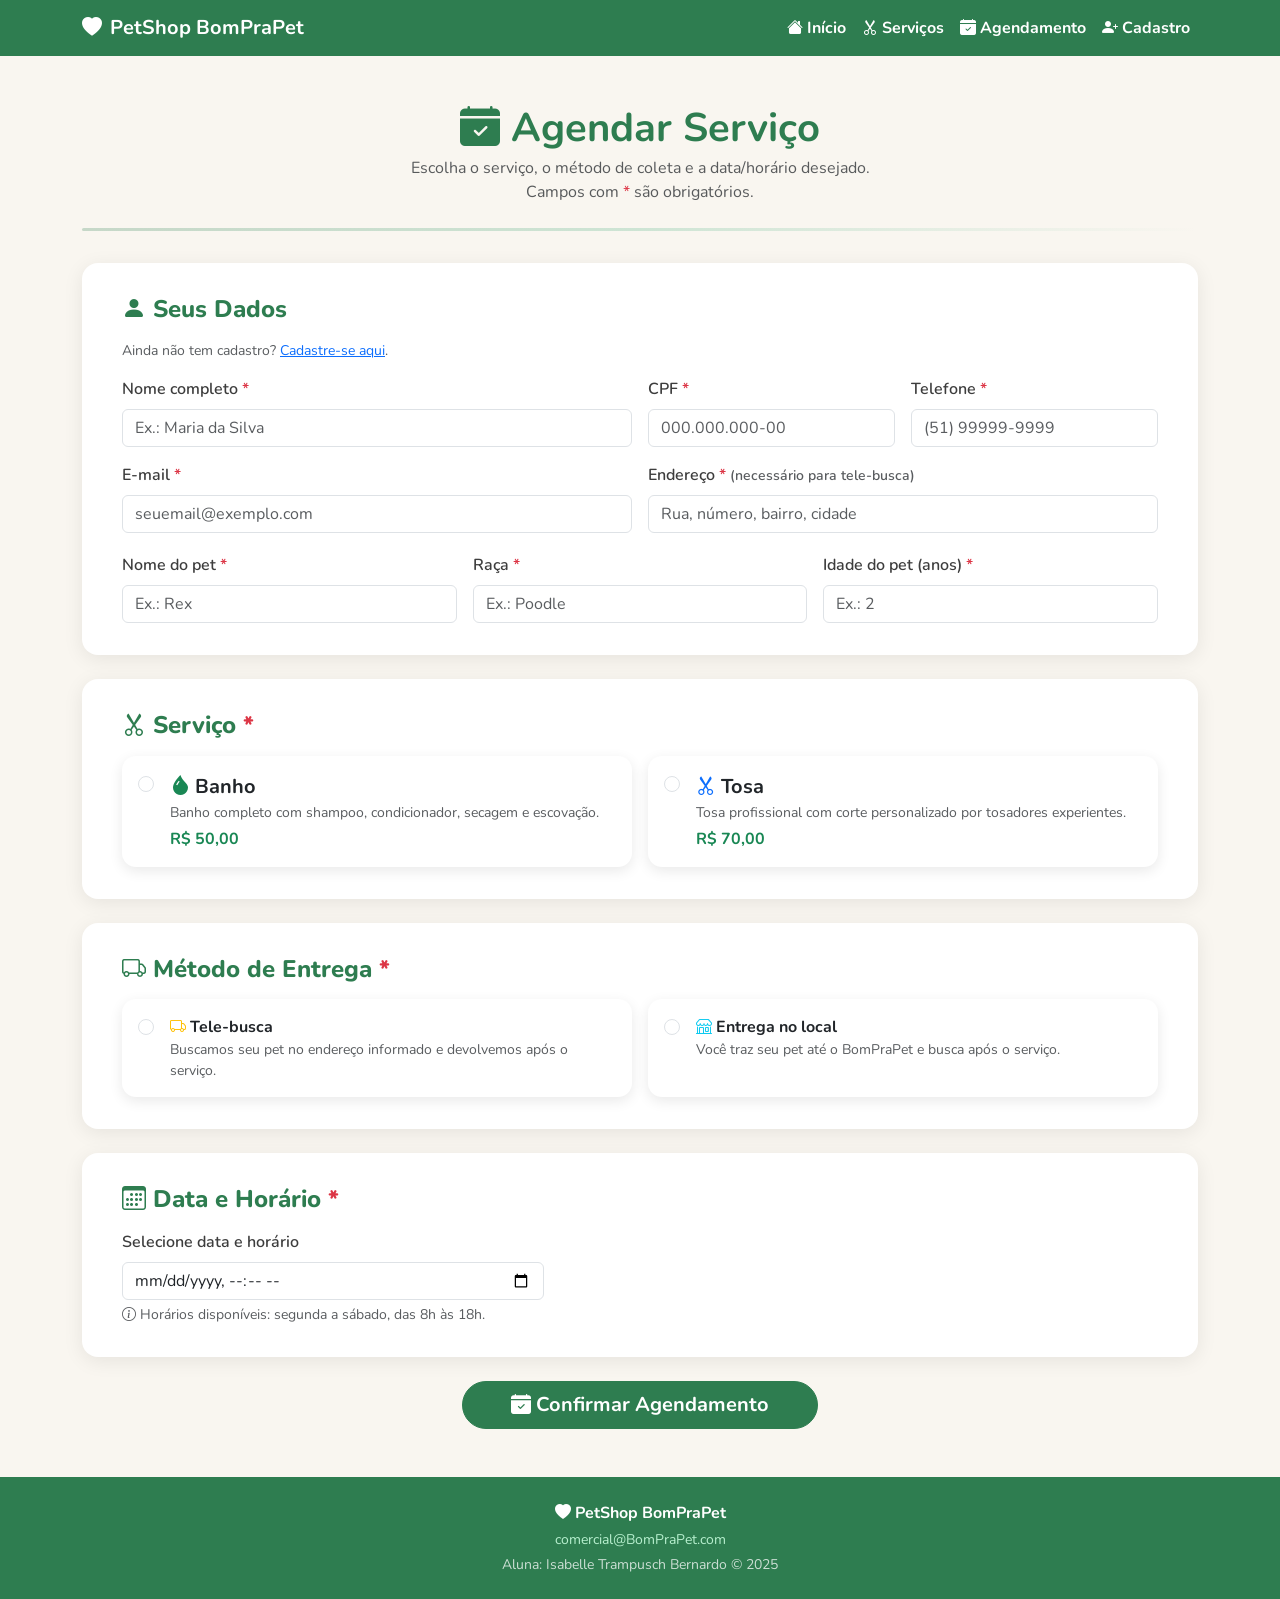
<file: agendamento.html>
<!DOCTYPE html>
<html lang="pt-br">
<!--
  html/agendamento.html – BomPraPet PetShop | Fase 2
  Autor: Isabelle Trampusch Bernardo
  Descrição: Agendamento de Banho ou Tosa com escolha de método
             (tele-busca / entrega no local) e calendário (Aula 6).
             Validação via script.js. Pré-seleção por URL ?servico=banho|tosa.
-->
<head>
  <meta charset="UTF-8">
  <meta name="viewport" content="width=device-width, initial-scale=1.0">
  <title>Agendamento – BomPraPet</title>
  <link rel="stylesheet" href="assets/css/bootstrap/bootstrap.min.css">
  <link rel="stylesheet" href="assets/css/bootstrap/bootstrap-icons.min.css">
  <link rel="stylesheet" href="assets/css/nunito.css">
  <link rel="stylesheet" href="assets/css/estilo.css">
</head>

<body>

  <!-- NAVBAR -->
  <nav class="navbar navbar-expand-lg navbar-bomprapet"
       role="navigation" aria-label="Menu principal">
    <div class="container">
      <a class="navbar-brand d-flex align-items-center gap-2" href="index.html">
        <i class="bi bi-heart-fill" aria-hidden="true"></i>
        PetShop BomPraPet
      </a>
      <button class="navbar-toggler" type="button"
              data-bs-toggle="collapse" data-bs-target="#menuNavbar"
              aria-controls="menuNavbar" aria-expanded="false"
              aria-label="Abrir ou fechar menu de navegação">
        <span class="navbar-toggler-icon"></span>
      </button>
      <div class="collapse navbar-collapse" id="menuNavbar">
        <ul class="navbar-nav ms-auto">
          <li class="nav-item">
            <a class="nav-link" href="index.html">
              <i class="bi bi-house-fill" aria-hidden="true"></i> Início
            </a>
          </li>
          <li class="nav-item">
            <a class="nav-link" href="servicos.html">
              <i class="bi bi-scissors" aria-hidden="true"></i> Serviços
            </a>
          </li>
          <li class="nav-item">
            <a class="nav-link active" aria-current="page" href="agendamento.html">
              <i class="bi bi-calendar-check-fill" aria-hidden="true"></i> Agendamento
            </a>
          </li>
          <li class="nav-item">
            <a class="nav-link" href="cadastro.html">
              <i class="bi bi-person-plus-fill" aria-hidden="true"></i> Cadastro
            </a>
          </li>
        </ul>
      </div>
    </div>
  </nav>


  <!-- CONTEÚDO PRINCIPAL -->
  <main id="conteudo-principal" tabindex="-1" class="container my-5">

    <h1 class="fw-bold text-center mb-1" style="color:var(--verde-petshop)">
      <i class="bi bi-calendar-check-fill" aria-hidden="true"></i> Agendar Serviço
    </h1>
    <p class="text-center text-muted mb-4">
      Escolha o serviço, o método de coleta e a data/horário desejado.<br>
      Campos com <span class="text-danger" aria-hidden="true">*</span>
      <span class="visually-hidden">asterisco</span> são obrigatórios.
    </p>
    <hr class="divisor-verde">


    <!-- O id "form-cadastro" é usado pelo script.js para validação -->
    <form id="form-cadastro" novalidate aria-label="Formulário de agendamento">


      <!-- -----------------------------------------------
           IDENTIFICAÇÃO DO CLIENTE
      ----------------------------------------------- -->
      <div class="secao-formulario mb-4">
        <h2 class="h4 mb-3">
          <i class="bi bi-person-fill" aria-hidden="true"></i>
          Seus Dados
        </h2>
        <p class="text-muted small mb-3">
          Ainda não tem cadastro?
          <a href="cadastro.html">Cadastre-se aqui</a>.
        </p>

        <div class="row g-3">
          <div class="col-md-6">
            <label for="cliente-nome" class="form-label">
              Nome completo <span class="text-danger" aria-hidden="true">*</span>
            </label>
            <input type="text" id="cliente-nome" name="cliente-nome"
                   class="form-control" placeholder="Ex.: Maria da Silva"
                   required aria-required="true">
            <div class="invalid-feedback">Informe seu nome.</div>
          </div>
          <div class="col-md-3">
            <label for="cliente-cpf" class="form-label">
              CPF <span class="text-danger" aria-hidden="true">*</span>
            </label>
            <input type="text" id="cliente-cpf" name="cliente-cpf"
                   class="form-control" placeholder="000.000.000-00"
                   required aria-required="true" maxlength="14" inputmode="numeric">
            <div class="invalid-feedback">Informe seu CPF.</div>
          </div>
          <div class="col-md-3">
            <label for="cliente-telefone" class="form-label">
              Telefone <span class="text-danger" aria-hidden="true">*</span>
            </label>
            <input type="tel" id="cliente-telefone" name="cliente-telefone"
                   class="form-control" placeholder="(51) 99999-9999"
                   required aria-required="true" maxlength="15">
            <div class="invalid-feedback">Informe seu telefone.</div>
          </div>
          <div class="col-md-6">
            <label for="cliente-email" class="form-label">
              E-mail <span class="text-danger" aria-hidden="true">*</span>
            </label>
            <input type="email" id="cliente-email" name="cliente-email"
                   class="form-control" placeholder="seuemail@exemplo.com"
                   required aria-required="true">
            <div class="invalid-feedback">Informe seu e-mail.</div>
          </div>
          <div class="col-md-6">
            <label for="cliente-endereco" class="form-label">
              Endereço <span class="text-danger" aria-hidden="true">*</span>
              <span class="text-muted small">(necessário para tele-busca)</span>
            </label>
            <input type="text" id="cliente-endereco" name="cliente-endereco"
                   class="form-control" placeholder="Rua, número, bairro, cidade"
                   required aria-required="true">
            <div class="invalid-feedback">Informe seu endereço.</div>
          </div>
        </div>

        <!-- Dados do pet para agendamento -->
        <div class="row g-3 mt-1">
          <div class="col-md-4">
            <label for="pet-nome" class="form-label">
              Nome do pet <span class="text-danger" aria-hidden="true">*</span>
            </label>
            <input type="text" id="pet-nome" name="pet-nome"
                   class="form-control" placeholder="Ex.: Rex"
                   required aria-required="true">
            <div class="invalid-feedback">Informe o nome do pet.</div>
          </div>
          <div class="col-md-4">
            <label for="pet-raca" class="form-label">
              Raça <span class="text-danger" aria-hidden="true">*</span>
            </label>
            <input type="text" id="pet-raca" name="pet-raca"
                   class="form-control" placeholder="Ex.: Poodle"
                   required aria-required="true">
            <div class="invalid-feedback">Informe a raça.</div>
          </div>
          <div class="col-md-4">
            <!-- input type="number" – Aula 6 -->
            <label for="pet-idade" class="form-label">
              Idade do pet (anos) <span class="text-danger" aria-hidden="true">*</span>
            </label>
            <input type="number" id="pet-idade" name="pet-idade"
                   class="form-control" placeholder="Ex.: 2"
                   min="0" max="30" required aria-required="true">
            <div class="invalid-feedback">Informe a idade.</div>
          </div>
        </div>

      </div>


      <!-- -----------------------------------------------
           ESCOLHA DO SERVIÇO (radio button – Aula 6)
      ----------------------------------------------- -->
      <div class="secao-formulario mb-4">
        <h2 class="h4 mb-3">
          <i class="bi bi-scissors" aria-hidden="true"></i>
          Serviço <span class="text-danger" aria-hidden="true">*</span>
        </h2>

        <div class="row g-3">

          <!-- Banho -->
          <div class="col-md-6">
            <div class="card card-servico h-100">
              <div class="card-body d-flex align-items-start gap-3">
                <input class="form-check-input mt-1" type="radio"
                       name="servico" id="servico-banho" value="banho"
                       aria-describedby="desc-banho">
                <div>
                  <label class="form-check-label fw-bold fs-5" for="servico-banho">
                    <i class="bi bi-droplet-fill text-success" aria-hidden="true"></i>
                    Banho
                  </label>
                  <p id="desc-banho" class="mb-1 text-muted small">
                    Banho completo com shampoo, condicionador, secagem e escovação.
                  </p>
                  <p class="mb-0 fw-bold text-success">R$ 50,00</p>
                </div>
              </div>
            </div>
          </div>

          <!-- Tosa -->
          <div class="col-md-6">
            <div class="card card-servico h-100">
              <div class="card-body d-flex align-items-start gap-3">
                <input class="form-check-input mt-1" type="radio"
                       name="servico" id="servico-tosa" value="tosa"
                       aria-describedby="desc-tosa">
                <div>
                  <label class="form-check-label fw-bold fs-5" for="servico-tosa">
                    <i class="bi bi-scissors text-primary" aria-hidden="true"></i>
                    Tosa
                  </label>
                  <p id="desc-tosa" class="mb-1 text-muted small">
                    Tosa profissional com corte personalizado por tosadores experientes.
                  </p>
                  <p class="mb-0 fw-bold text-success">R$ 70,00</p>
                </div>
              </div>
            </div>
          </div>

        </div>
        <div id="servico-feedback" class="text-danger small mt-2" style="display:none">
          Selecione um serviço.
        </div>
      </div>


      <!-- -----------------------------------------------
           MÉTODO DE AGENDAMENTO (radio button – Aula 6)
      ----------------------------------------------- -->
      <div class="secao-formulario mb-4">
        <h2 class="h4 mb-3">
          <i class="bi bi-truck" aria-hidden="true"></i>
          Método de Entrega <span class="text-danger" aria-hidden="true">*</span>
        </h2>

        <div class="row g-3">

          <!-- Tele-busca -->
          <div class="col-md-6">
            <div class="card card-servico h-100">
              <div class="card-body d-flex align-items-start gap-3">
                <input class="form-check-input mt-1" type="radio"
                       name="metodo" id="metodo-telebusca" value="telebusca"
                       aria-describedby="desc-telebusca">
                <div>
                  <label class="form-check-label fw-bold" for="metodo-telebusca">
                    <i class="bi bi-truck text-warning" aria-hidden="true"></i>
                    Tele-busca
                  </label>
                  <p id="desc-telebusca" class="mb-0 text-muted small">
                    Buscamos seu pet no endereço informado e devolvemos após o serviço.
                  </p>
                </div>
              </div>
            </div>
          </div>

          <!-- Entrega no local -->
          <div class="col-md-6">
            <div class="card card-servico h-100">
              <div class="card-body d-flex align-items-start gap-3">
                <input class="form-check-input mt-1" type="radio"
                       name="metodo" id="metodo-local" value="local"
                       aria-describedby="desc-local">
                <div>
                  <label class="form-check-label fw-bold" for="metodo-local">
                    <i class="bi bi-shop text-info" aria-hidden="true"></i>
                    Entrega no local
                  </label>
                  <p id="desc-local" class="mb-0 text-muted small">
                    Você traz seu pet até o BomPraPet e busca após o serviço.
                  </p>
                </div>
              </div>
            </div>
          </div>

        </div>
        <div id="metodo-feedback" class="text-danger small mt-2" style="display:none">
          Selecione um método de agendamento.
        </div>
      </div>


      <!-- -----------------------------------------------
           DATA E HORA (input datetime-local – Aula 6)
      ----------------------------------------------- -->
      <div class="secao-formulario mb-4">
        <h2 class="h4 mb-3">
          <i class="bi bi-calendar3" aria-hidden="true"></i>
          Data e Horário <span class="text-danger" aria-hidden="true">*</span>
        </h2>
        <div class="row g-3">
          <div class="col-md-5">
            <label for="data-agendamento" class="form-label">
              Selecione data e horário
            </label>
            <!-- Calendário com seleção de data e hora -->
            <input type="datetime-local" id="data-agendamento"
                   name="data-agendamento"
                   class="form-control"
                   required aria-required="true"
                   aria-describedby="data-feedback">
            <div id="data-feedback" class="invalid-feedback">
              Selecione uma data e horário para o atendimento.
            </div>
            <div class="form-text">
              <i class="bi bi-info-circle" aria-hidden="true"></i>
              Horários disponíveis: segunda a sábado, das 8h às 18h.
            </div>
          </div>
        </div>
      </div>


      <!-- BOTÃO ENVIAR -->
      <div class="text-center mt-4">
        <button type="submit" class="btn btn-agendar px-5 py-2 fs-5"
                aria-label="Confirmar agendamento">
          <i class="bi bi-calendar-check-fill" aria-hidden="true"></i>
          Confirmar Agendamento
        </button>
      </div>

    </form>

  </main>


  <!-- Toast de confirmação -->
  <div id="toast-confirmacao"
       class="toast align-items-center text-bg-success border-0"
       role="status" aria-live="polite" aria-atomic="true">
    <div class="d-flex">
      <div class="toast-body">
        <i class="bi bi-check-circle-fill" aria-hidden="true"></i>
        <strong>Agendamento realizado!</strong><br>
        Entraremos em contato para confirmar.
      </div>
      <button type="button" class="btn-close btn-close-white me-2 m-auto"
              data-bs-dismiss="toast" aria-label="Fechar notificação"></button>
    </div>
  </div>


  <!-- RODAPÉ -->
  <footer class="py-4 mt-4">
    <div class="container text-center">
      <p class="mb-1">
        <i class="bi bi-heart-fill" aria-hidden="true"></i>
        <strong>PetShop BomPraPet</strong>
      </p>
      <p class="mb-1 small">
        <a href="mailto:comercial@BomPraPet.com">comercial@BomPraPet.com</a>
      </p>
      <p class="mb-0 small opacity-75">Aluna: Isabelle Trampusch Bernardo &copy; 2025</p>
    </div>
  </footer>

  <script src="js/bootstrap.bundle.min.js"></script>
  <script src="js/script.js" defer></script>

  <!-- Pré-seleciona serviço via URL e configura datas do calendário -->
  <script>
    document.addEventListener('DOMContentLoaded', () => {

      // Pré-seleção por parâmetro URL ?servico=banho ou ?servico=tosa
      const params = new URLSearchParams(window.location.search);
      const servico = params.get('servico');
      if (servico === 'banho') document.getElementById('servico-banho').checked = true;
      if (servico === 'tosa')  document.getElementById('servico-tosa').checked  = true;

      // Define data mínima = hoje e máxima = 3 meses à frente
      const dataInput = document.getElementById('data-agendamento');
      if (dataInput) {
        const pad = n => String(n).padStart(2, '0');
        const hoje = new Date();
        const min = `${hoje.getFullYear()}-${pad(hoje.getMonth()+1)}-${pad(hoje.getDate())}T08:00`;
        const max3m = new Date(hoje); max3m.setMonth(max3m.getMonth() + 3);
        const max = `${max3m.getFullYear()}-${pad(max3m.getMonth()+1)}-${pad(max3m.getDate())}T18:00`;
        dataInput.min = min;
        dataInput.max = max;
      }

    });
  </script>

</body>
</html>
</file>
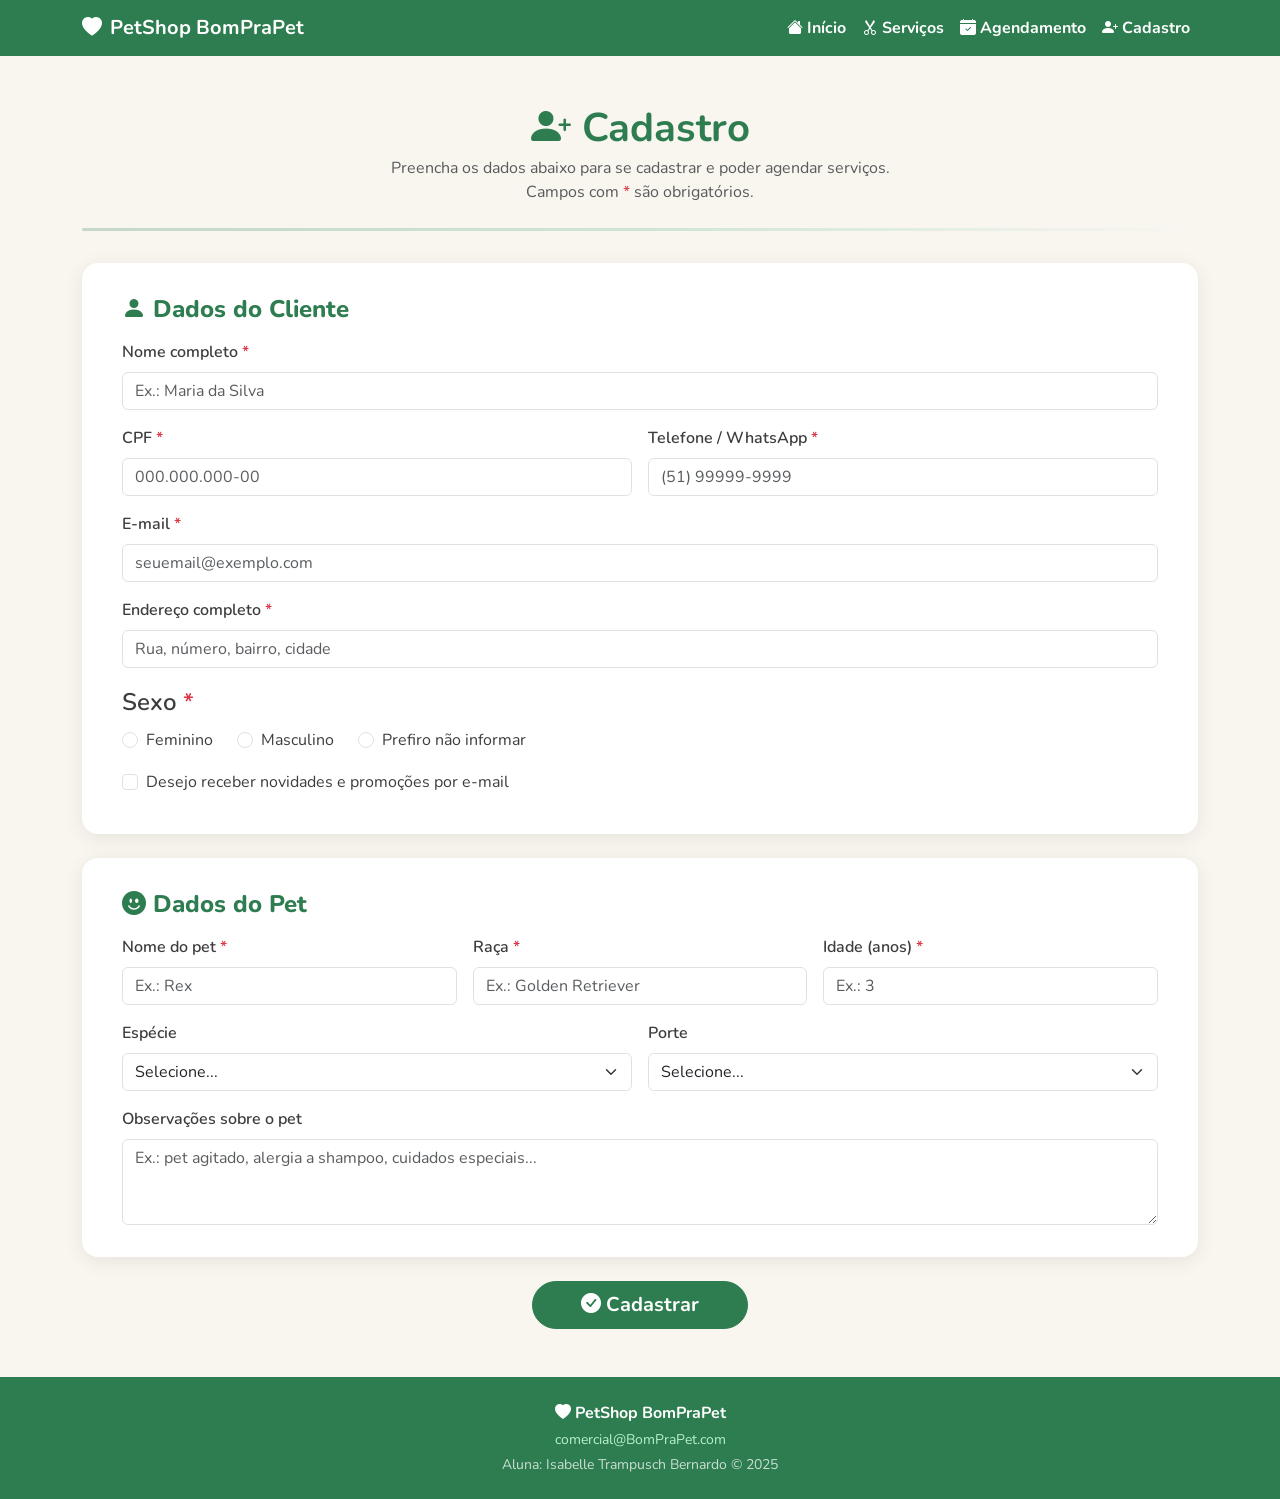
<file: cadastro.html>
<!DOCTYPE html>
<html lang="pt-br">
<!--
  html/cadastro.html – BomPraPet PetShop | Fase 2
  Autor: Isabelle Trampusch Bernardo
  Descrição: Formulário de cadastro do cliente e do pet.
             Elementos: input, checkbox, number, email, radio button,
             placeholder, campos obrigatórios (Aula 6).
             Validação via script.js (Aula 9).
             Acessibilidade: labels, aria-required, aria-describedby (Aula 10).
-->
<head>
  <meta charset="UTF-8">
  <meta name="viewport" content="width=device-width, initial-scale=1.0">
  <title>Cadastro – BomPraPet</title>
  <link rel="stylesheet" href="assets/css/bootstrap/bootstrap.min.css">
  <link rel="stylesheet" href="assets/css/bootstrap/bootstrap-icons.min.css">
  <link rel="stylesheet" href="assets/css/nunito.css">
  <link rel="stylesheet" href="assets/css/estilo.css">
</head>

<body>

  <!-- NAVBAR -->
  <nav class="navbar navbar-expand-lg navbar-bomprapet"
       role="navigation" aria-label="Menu principal">
    <div class="container">
      <a class="navbar-brand d-flex align-items-center gap-2" href="index.html">
        <i class="bi bi-heart-fill" aria-hidden="true"></i>
        PetShop BomPraPet
      </a>
      <button class="navbar-toggler" type="button"
              data-bs-toggle="collapse" data-bs-target="#menuNavbar"
              aria-controls="menuNavbar" aria-expanded="false"
              aria-label="Abrir ou fechar menu de navegação">
        <span class="navbar-toggler-icon"></span>
      </button>
      <div class="collapse navbar-collapse" id="menuNavbar">
        <ul class="navbar-nav ms-auto">
          <li class="nav-item">
            <a class="nav-link" href="index.html">
              <i class="bi bi-house-fill" aria-hidden="true"></i> Início
            </a>
          </li>
          <li class="nav-item">
            <a class="nav-link" href="servicos.html">
              <i class="bi bi-scissors" aria-hidden="true"></i> Serviços
            </a>
          </li>
          <li class="nav-item">
            <a class="nav-link" href="agendamento.html">
              <i class="bi bi-calendar-check-fill" aria-hidden="true"></i> Agendamento
            </a>
          </li>
          <li class="nav-item">
            <a class="nav-link active" aria-current="page" href="cadastro.html">
              <i class="bi bi-person-plus-fill" aria-hidden="true"></i> Cadastro
            </a>
          </li>
        </ul>
      </div>
    </div>
  </nav>


  <!-- CONTEÚDO PRINCIPAL -->
  <main id="conteudo-principal" tabindex="-1" class="container my-5">

    <h1 class="fw-bold text-center mb-1" style="color:var(--verde-petshop)">
      <i class="bi bi-person-plus-fill" aria-hidden="true"></i> Cadastro
    </h1>
    <p class="text-center text-muted mb-4">
      Preencha os dados abaixo para se cadastrar e poder agendar serviços.<br>
      Campos com <span class="text-danger" aria-hidden="true">*</span>
      <span class="visually-hidden">asterisco</span> são obrigatórios.
    </p>
    <hr class="divisor-verde">


    <!-- =================================================
         FORMULÁRIO DE CADASTRO
    ================================================= -->
    <form id="form-cadastro" novalidate aria-label="Formulário de cadastro do cliente e do pet">


      <!-- -----------------------------------------------
           SEÇÃO 1 – DADOS DO CLIENTE
      ----------------------------------------------- -->
      <div class="secao-formulario mb-4">
        <h2 class="h4 mb-3">
          <i class="bi bi-person-fill" aria-hidden="true"></i> Dados do Cliente
        </h2>

        <!-- Nome completo – input type="text" com placeholder e required -->
        <div class="mb-3">
          <label for="cliente-nome" class="form-label">
            Nome completo <span class="text-danger" aria-hidden="true">*</span>
          </label>
          <input type="text" id="cliente-nome" name="cliente-nome"
                 class="form-control"
                 placeholder="Ex.: Maria da Silva"
                 required aria-required="true"
                 maxlength="100"
                 aria-describedby="nome-feedback">
          <div id="nome-feedback" class="invalid-feedback">
            Por favor, informe seu nome completo.
          </div>
        </div>

        <!-- CPF e Telefone lado a lado -->
        <div class="row g-3 mb-3">
          <div class="col-md-6">
            <!-- CPF – máscara aplicada via JavaScript -->
            <label for="cliente-cpf" class="form-label">
              CPF <span class="text-danger" aria-hidden="true">*</span>
            </label>
            <input type="text" id="cliente-cpf" name="cliente-cpf"
                   class="form-control"
                   placeholder="000.000.000-00"
                   required aria-required="true"
                   maxlength="14" inputmode="numeric"
                   aria-describedby="cpf-feedback">
            <div id="cpf-feedback" class="invalid-feedback">
              Informe um CPF válido.
            </div>
          </div>
          <div class="col-md-6">
            <!-- Telefone – input type="tel" com máscara via JavaScript -->
            <label for="cliente-telefone" class="form-label">
              Telefone / WhatsApp <span class="text-danger" aria-hidden="true">*</span>
            </label>
            <input type="tel" id="cliente-telefone" name="cliente-telefone"
                   class="form-control"
                   placeholder="(51) 99999-9999"
                   required aria-required="true"
                   maxlength="15"
                   aria-describedby="tel-feedback">
            <div id="tel-feedback" class="invalid-feedback">
              Informe um telefone válido.
            </div>
          </div>
        </div>

        <!-- E-mail – input type="email" -->
        <div class="mb-3">
          <label for="cliente-email" class="form-label">
            E-mail <span class="text-danger" aria-hidden="true">*</span>
          </label>
          <input type="email" id="cliente-email" name="cliente-email"
                 class="form-control"
                 placeholder="seuemail@exemplo.com"
                 required aria-required="true"
                 aria-describedby="email-feedback">
          <div id="email-feedback" class="invalid-feedback">
            Informe um e-mail válido.
          </div>
        </div>

        <!-- Endereço -->
        <div class="mb-3">
          <label for="cliente-endereco" class="form-label">
            Endereço completo <span class="text-danger" aria-hidden="true">*</span>
          </label>
          <input type="text" id="cliente-endereco" name="cliente-endereco"
                 class="form-control"
                 placeholder="Rua, número, bairro, cidade"
                 required aria-required="true"
                 aria-describedby="end-feedback">
          <div id="end-feedback" class="invalid-feedback">
            Informe seu endereço.
          </div>
        </div>

        <!-- Sexo – radio button -->
        <fieldset class="mb-3">
          <legend class="form-label">
            Sexo <span class="text-danger" aria-hidden="true">*</span>
          </legend>
          <div class="d-flex flex-wrap gap-4">
            <div class="form-check">
              <input class="form-check-input" type="radio"
                     name="cliente-sexo" id="sexo-feminino"
                     value="F" required aria-required="true">
              <label class="form-check-label" for="sexo-feminino">Feminino</label>
            </div>
            <div class="form-check">
              <input class="form-check-input" type="radio"
                     name="cliente-sexo" id="sexo-masculino" value="M">
              <label class="form-check-label" for="sexo-masculino">Masculino</label>
            </div>
            <div class="form-check">
              <input class="form-check-input" type="radio"
                     name="cliente-sexo" id="sexo-outro" value="O">
              <label class="form-check-label" for="sexo-outro">Prefiro não informar</label>
            </div>
          </div>
          <div id="sexo-feedback" class="text-danger small mt-1" style="display:none">
            Por favor, selecione uma opção.
          </div>
        </fieldset>

        <!-- Checkbox – receber novidades -->
        <div class="form-check mb-2">
          <input class="form-check-input" type="checkbox"
                 id="cliente-newsletter" name="cliente-newsletter" value="sim">
          <label class="form-check-label" for="cliente-newsletter">
            Desejo receber novidades e promoções por e-mail
          </label>
        </div>

      </div><!-- /dados do cliente -->


      <!-- -----------------------------------------------
           SEÇÃO 2 – DADOS DO PET
      ----------------------------------------------- -->
      <div class="secao-formulario mb-4">
        <h2 class="h4 mb-3">
          <i class="bi bi-emoji-smile-fill" aria-hidden="true"></i> Dados do Pet
        </h2>

        <div class="row g-3">

          <!-- Nome do pet -->
          <div class="col-md-4">
            <label for="pet-nome" class="form-label">
              Nome do pet <span class="text-danger" aria-hidden="true">*</span>
            </label>
            <input type="text" id="pet-nome" name="pet-nome"
                   class="form-control"
                   placeholder="Ex.: Rex"
                   required aria-required="true">
            <div class="invalid-feedback">Informe o nome do pet.</div>
          </div>

          <!-- Raça -->
          <div class="col-md-4">
            <label for="pet-raca" class="form-label">
              Raça <span class="text-danger" aria-hidden="true">*</span>
            </label>
            <input type="text" id="pet-raca" name="pet-raca"
                   class="form-control"
                   placeholder="Ex.: Golden Retriever"
                   required aria-required="true">
            <div class="invalid-feedback">Informe a raça.</div>
          </div>

          <!-- Idade – input type="number" -->
          <div class="col-md-4">
            <label for="pet-idade" class="form-label">
              Idade (anos) <span class="text-danger" aria-hidden="true">*</span>
            </label>
            <input type="number" id="pet-idade" name="pet-idade"
                   class="form-control"
                   placeholder="Ex.: 3"
                   min="0" max="30"
                   required aria-required="true">
            <div class="invalid-feedback">Informe a idade do pet.</div>
          </div>

          <!-- Espécie – select -->
          <div class="col-md-6">
            <label for="pet-especie" class="form-label">Espécie</label>
            <select id="pet-especie" name="pet-especie" class="form-select">
              <option value="" disabled selected>Selecione...</option>
              <option value="cao">Cão</option>
              <option value="gato">Gato</option>
              <option value="outro">Outro</option>
            </select>
          </div>

          <!-- Porte – select -->
          <div class="col-md-6">
            <label for="pet-porte" class="form-label">Porte</label>
            <select id="pet-porte" name="pet-porte" class="form-select">
              <option value="" disabled selected>Selecione...</option>
              <option value="pequeno">Pequeno (até 10 kg)</option>
              <option value="medio">Médio (10–25 kg)</option>
              <option value="grande">Grande (acima de 25 kg)</option>
            </select>
          </div>

          <!-- Observações – textarea -->
          <div class="col-12">
            <label for="pet-obs" class="form-label">Observações sobre o pet</label>
            <textarea id="pet-obs" name="pet-obs"
                      class="form-control" rows="3"
                      placeholder="Ex.: pet agitado, alergia a shampoo, cuidados especiais..."
                      maxlength="300"></textarea>
          </div>

        </div>
      </div><!-- /dados do pet -->


      <!-- BOTÃO ENVIAR -->
      <div class="text-center mt-4">
        <button type="submit" class="btn btn-agendar px-5 py-2 fs-5"
                aria-label="Confirmar cadastro">
          <i class="bi bi-check-circle-fill" aria-hidden="true"></i>
          Cadastrar
        </button>
      </div>

    </form>

  </main>


  <!-- Toast de confirmação (Bootstrap – aparece após cadastro válido) -->
  <div id="toast-confirmacao"
       class="toast align-items-center text-bg-success border-0"
       role="status" aria-live="polite" aria-atomic="true">
    <div class="d-flex">
      <div class="toast-body">
        <i class="bi bi-check-circle-fill" aria-hidden="true"></i>
        <strong>Cadastro realizado com sucesso!</strong><br>
        Em breve entraremos em contato.
      </div>
      <button type="button" class="btn-close btn-close-white me-2 m-auto"
              data-bs-dismiss="toast" aria-label="Fechar notificação"></button>
    </div>
  </div>


  <!-- RODAPÉ -->
  <footer class="py-4 mt-4">
    <div class="container text-center">
      <p class="mb-1">
        <i class="bi bi-heart-fill" aria-hidden="true"></i>
        <strong>PetShop BomPraPet</strong>
      </p>
      <p class="mb-1 small">
        <a href="mailto:comercial@BomPraPet.com">comercial@BomPraPet.com</a>
      </p>
      <p class="mb-0 small opacity-75">Aluna: Isabelle Trampusch Bernardo &copy; 2025</p>
    </div>
  </footer>

  <script src="js/bootstrap.bundle.min.js"></script>
  <script src="js/script.js" defer></script>

</body>
</html>
</file>
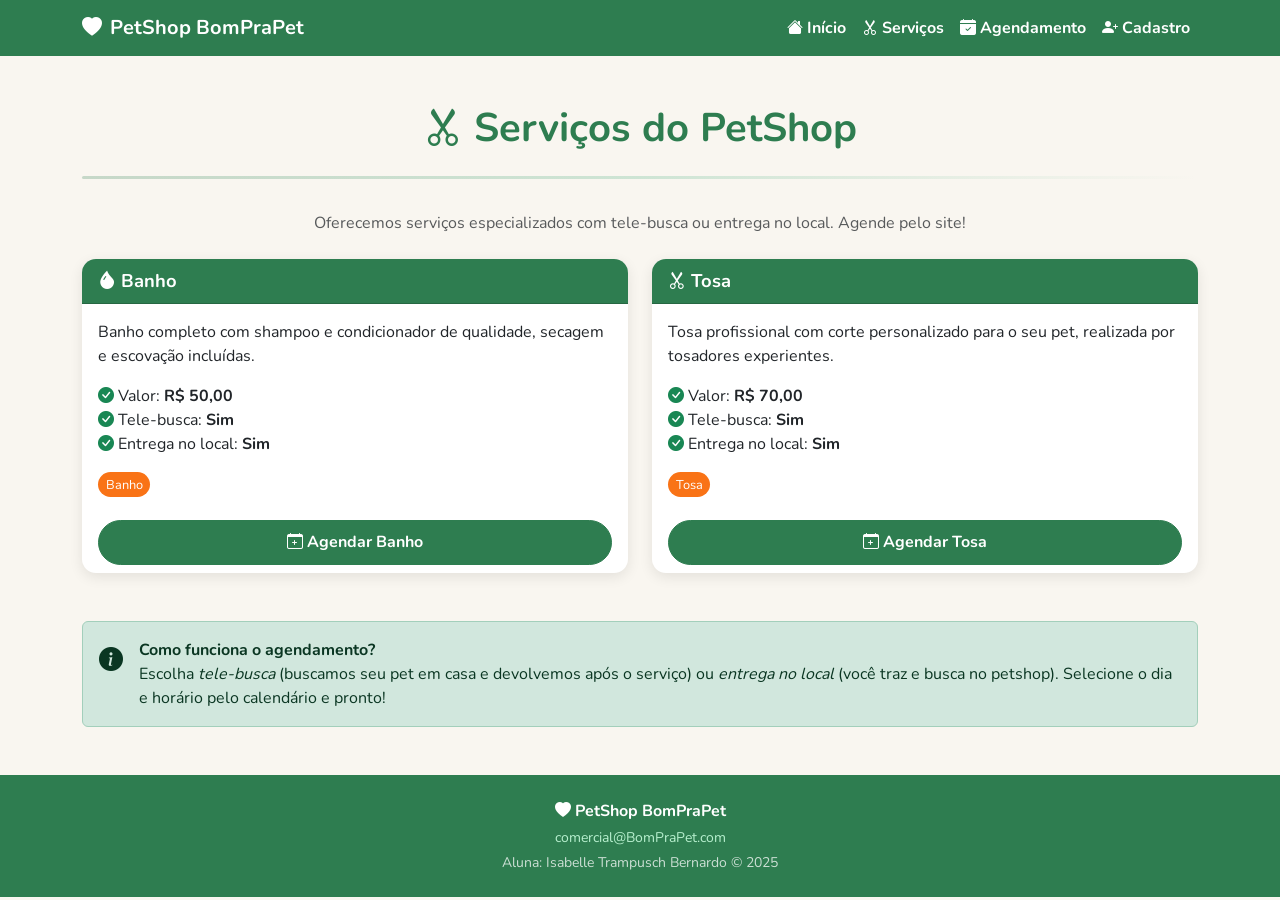
<file: servicos.html>
<!DOCTYPE html>
<html lang="pt-br">
<!--
  html/servicos.html – BomPraPet PetShop | Fase 2
  Autor: Isabelle Trampusch Bernardo
  Base: código original da Fase 1 (servicos.html)
  Fase 2: Bootstrap, cards e link para agendamento
-->
<head>
  <meta charset="UTF-8">
  <meta name="viewport" content="width=device-width, initial-scale=1.0">
  <title>Serviços – BomPraPet</title>
  <link rel="stylesheet" href="assets/css/bootstrap/bootstrap.min.css">
  <link rel="stylesheet" href="assets/css/bootstrap/bootstrap-icons.min.css">
  <link rel="stylesheet" href="assets/css/nunito.css">
  <link rel="stylesheet" href="assets/css/estilo.css">
</head>

<body>

  <!-- NAVBAR -->
  <nav class="navbar navbar-expand-lg navbar-bomprapet"
       role="navigation" aria-label="Menu principal">
    <div class="container">
      <a class="navbar-brand d-flex align-items-center gap-2" href="index.html">
        <i class="bi bi-heart-fill" aria-hidden="true"></i>
        PetShop BomPraPet
      </a>
      <button class="navbar-toggler" type="button"
              data-bs-toggle="collapse" data-bs-target="#menuNavbar"
              aria-controls="menuNavbar" aria-expanded="false"
              aria-label="Abrir ou fechar menu de navegação">
        <span class="navbar-toggler-icon"></span>
      </button>
      <div class="collapse navbar-collapse" id="menuNavbar">
        <ul class="navbar-nav ms-auto">
          <li class="nav-item">
            <a class="nav-link" href="index.html">
              <i class="bi bi-house-fill" aria-hidden="true"></i> Início
            </a>
          </li>
          <li class="nav-item">
            <a class="nav-link active" aria-current="page" href="servicos.html">
              <i class="bi bi-scissors" aria-hidden="true"></i> Serviços
            </a>
          </li>
          <li class="nav-item">
            <a class="nav-link" href="agendamento.html">
              <i class="bi bi-calendar-check-fill" aria-hidden="true"></i> Agendamento
            </a>
          </li>
          <li class="nav-item">
            <a class="nav-link" href="cadastro.html">
              <i class="bi bi-person-plus-fill" aria-hidden="true"></i> Cadastro
            </a>
          </li>
        </ul>
      </div>
    </div>
  </nav>


  <!-- CONTEÚDO PRINCIPAL -->
  <main id="conteudo-principal" tabindex="-1" class="container my-5">

    <h1 class="fw-bold text-center mb-1" style="color:var(--verde-petshop)">
      <i class="bi bi-scissors" aria-hidden="true"></i> Serviços do PetShop
    </h1>
    <hr class="divisor-verde">
    <p class="text-center text-muted mb-4">
      Oferecemos serviços especializados com tele-busca ou entrega no local.
      Agende pelo site!
    </p>


    <!-- Cards de serviços (Fase 2 – Bootstrap) -->
    <div class="row row-cols-1 row-cols-md-2 g-4 mb-5">


      <!-- Banho -->
      <div class="col">
        <div class="card card-servico h-100" role="article" aria-label="Serviço de Banho">
          <div class="card-header">
            <i class="bi bi-droplet-fill" aria-hidden="true"></i> Banho
          </div>
          <div class="card-body">
            <p class="card-text">
              Banho completo com shampoo e condicionador de qualidade,
              secagem e escovação incluídas.
            </p>
            <ul class="list-unstyled">
              <li>
                <i class="bi bi-check-circle-fill text-success" aria-hidden="true"></i>
                Valor: <strong>R$ 50,00</strong>
              </li>
              <li>
                <i class="bi bi-check-circle-fill text-success" aria-hidden="true"></i>
                Tele-busca: <strong>Sim</strong>
              </li>
              <li>
                <i class="bi bi-check-circle-fill text-success" aria-hidden="true"></i>
                Entrega no local: <strong>Sim</strong>
              </li>
            </ul>
            <span class="badge-servico">Banho</span>
          </div>
          <div class="card-footer bg-transparent border-0">
            <a href="agendamento.html?servico=banho" class="btn btn-agendar w-100"
               aria-label="Agendar serviço de Banho">
              <i class="bi bi-calendar-plus" aria-hidden="true"></i> Agendar Banho
            </a>
          </div>
        </div>
      </div>


      <!-- Tosa -->
      <div class="col">
        <div class="card card-servico h-100" role="article" aria-label="Serviço de Tosa">
          <div class="card-header">
            <i class="bi bi-scissors" aria-hidden="true"></i> Tosa
          </div>
          <div class="card-body">
            <p class="card-text">
              Tosa profissional com corte personalizado para o seu pet,
              realizada por tosadores experientes.
            </p>
            <ul class="list-unstyled">
              <li>
                <i class="bi bi-check-circle-fill text-success" aria-hidden="true"></i>
                Valor: <strong>R$ 70,00</strong>
              </li>
              <li>
                <i class="bi bi-check-circle-fill text-success" aria-hidden="true"></i>
                Tele-busca: <strong>Sim</strong>
              </li>
              <li>
                <i class="bi bi-check-circle-fill text-success" aria-hidden="true"></i>
                Entrega no local: <strong>Sim</strong>
              </li>
            </ul>
            <span class="badge-servico">Tosa</span>
          </div>
          <div class="card-footer bg-transparent border-0">
            <a href="agendamento.html?servico=tosa" class="btn btn-agendar w-100"
               aria-label="Agendar serviço de Tosa">
              <i class="bi bi-calendar-plus" aria-hidden="true"></i> Agendar Tosa
            </a>
          </div>
        </div>
      </div>


    </div>


    <!-- Aviso sobre agendamento -->
    <div class="alert alert-success d-flex align-items-start gap-3" role="alert">
      <i class="bi bi-info-circle-fill fs-4 mt-1" aria-hidden="true"></i>
      <div>
        <strong>Como funciona o agendamento?</strong><br>
        Escolha <em>tele-busca</em> (buscamos seu pet em casa e devolvemos após o serviço)
        ou <em>entrega no local</em> (você traz e busca no petshop).
        Selecione o dia e horário pelo calendário e pronto!
      </div>
    </div>

  </main>


  <!-- RODAPÉ -->
  <footer class="py-4 mt-4">
    <div class="container text-center">
      <p class="mb-1">
        <i class="bi bi-heart-fill" aria-hidden="true"></i>
        <strong>PetShop BomPraPet</strong>
      </p>
      <p class="mb-1 small">
        <a href="mailto:comercial@BomPraPet.com">comercial@BomPraPet.com</a>
      </p>
      <p class="mb-0 small opacity-75">Aluna: Isabelle Trampusch Bernardo &copy; 2025</p>
    </div>
  </footer>

  <script src="js/bootstrap.bundle.min.js"></script>
  <script src="js/script.js" defer></script>

</body>
</html>
</file>
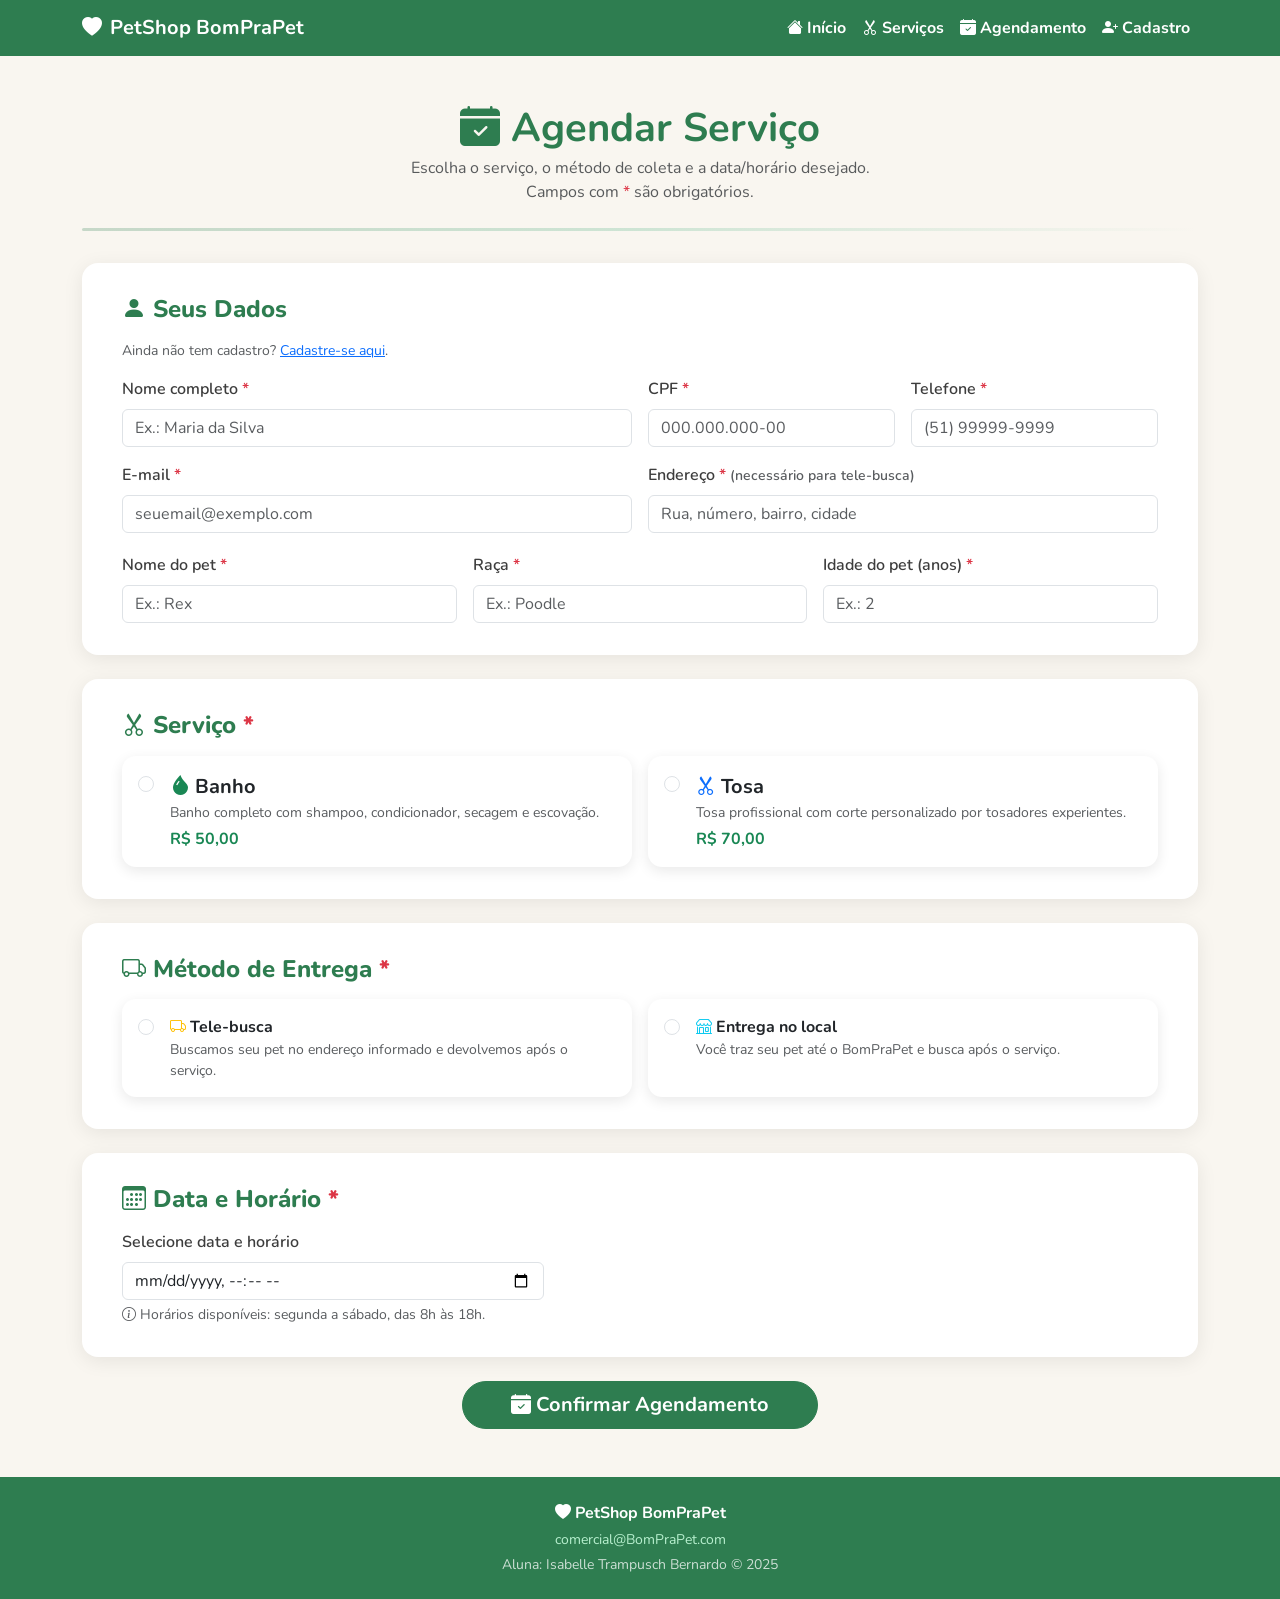
<file: html/agendamento.html>
<!DOCTYPE html>
<html lang="pt-br">
<!--
  html/agendamento.html – BomPraPet PetShop | Fase 2
  Autor: Isabelle Trampusch Bernardo
  Descrição: Agendamento de Banho ou Tosa com escolha de método
             (tele-busca / entrega no local) e calendário (Aula 6).
             Validação via script.js. Pré-seleção por URL ?servico=banho|tosa.
-->
<head>
  <meta charset="UTF-8">
  <meta name="viewport" content="width=device-width, initial-scale=1.0">
  <title>Agendamento – BomPraPet</title>
  <link rel="stylesheet" href="../assets/css/bootstrap/bootstrap.min.css">
  <link rel="stylesheet" href="../assets/css/bootstrap/bootstrap-icons.min.css">
  <link rel="stylesheet" href="../assets/css/nunito.css">
  <link rel="stylesheet" href="../assets/css/estilo.css">
</head>

<body>

  <!-- NAVBAR -->
  <nav class="navbar navbar-expand-lg navbar-bomprapet"
       role="navigation" aria-label="Menu principal">
    <div class="container">
      <a class="navbar-brand d-flex align-items-center gap-2" href="index.html">
        <i class="bi bi-heart-fill" aria-hidden="true"></i>
        PetShop BomPraPet
      </a>
      <button class="navbar-toggler" type="button"
              data-bs-toggle="collapse" data-bs-target="#menuNavbar"
              aria-controls="menuNavbar" aria-expanded="false"
              aria-label="Abrir ou fechar menu de navegação">
        <span class="navbar-toggler-icon"></span>
      </button>
      <div class="collapse navbar-collapse" id="menuNavbar">
        <ul class="navbar-nav ms-auto">
          <li class="nav-item">
            <a class="nav-link" href="index.html">
              <i class="bi bi-house-fill" aria-hidden="true"></i> Início
            </a>
          </li>
          <li class="nav-item">
            <a class="nav-link" href="servicos.html">
              <i class="bi bi-scissors" aria-hidden="true"></i> Serviços
            </a>
          </li>
          <li class="nav-item">
            <a class="nav-link active" aria-current="page" href="agendamento.html">
              <i class="bi bi-calendar-check-fill" aria-hidden="true"></i> Agendamento
            </a>
          </li>
          <li class="nav-item">
            <a class="nav-link" href="cadastro.html">
              <i class="bi bi-person-plus-fill" aria-hidden="true"></i> Cadastro
            </a>
          </li>
        </ul>
      </div>
    </div>
  </nav>


  <!-- CONTEÚDO PRINCIPAL -->
  <main id="conteudo-principal" tabindex="-1" class="container my-5">

    <h1 class="fw-bold text-center mb-1" style="color:var(--verde-petshop)">
      <i class="bi bi-calendar-check-fill" aria-hidden="true"></i> Agendar Serviço
    </h1>
    <p class="text-center text-muted mb-4">
      Escolha o serviço, o método de coleta e a data/horário desejado.<br>
      Campos com <span class="text-danger" aria-hidden="true">*</span>
      <span class="visually-hidden">asterisco</span> são obrigatórios.
    </p>
    <hr class="divisor-verde">


    <!-- O id "form-cadastro" é usado pelo script.js para validação -->
    <form id="form-cadastro" novalidate aria-label="Formulário de agendamento">


      <!-- -----------------------------------------------
           IDENTIFICAÇÃO DO CLIENTE
      ----------------------------------------------- -->
      <div class="secao-formulario mb-4">
        <h2 class="h4 mb-3">
          <i class="bi bi-person-fill" aria-hidden="true"></i>
          Seus Dados
        </h2>
        <p class="text-muted small mb-3">
          Ainda não tem cadastro?
          <a href="cadastro.html">Cadastre-se aqui</a>.
        </p>

        <div class="row g-3">
          <div class="col-md-6">
            <label for="cliente-nome" class="form-label">
              Nome completo <span class="text-danger" aria-hidden="true">*</span>
            </label>
            <input type="text" id="cliente-nome" name="cliente-nome"
                   class="form-control" placeholder="Ex.: Maria da Silva"
                   required aria-required="true">
            <div class="invalid-feedback">Informe seu nome.</div>
          </div>
          <div class="col-md-3">
            <label for="cliente-cpf" class="form-label">
              CPF <span class="text-danger" aria-hidden="true">*</span>
            </label>
            <input type="text" id="cliente-cpf" name="cliente-cpf"
                   class="form-control" placeholder="000.000.000-00"
                   required aria-required="true" maxlength="14" inputmode="numeric">
            <div class="invalid-feedback">Informe seu CPF.</div>
          </div>
          <div class="col-md-3">
            <label for="cliente-telefone" class="form-label">
              Telefone <span class="text-danger" aria-hidden="true">*</span>
            </label>
            <input type="tel" id="cliente-telefone" name="cliente-telefone"
                   class="form-control" placeholder="(51) 99999-9999"
                   required aria-required="true" maxlength="15">
            <div class="invalid-feedback">Informe seu telefone.</div>
          </div>
          <div class="col-md-6">
            <label for="cliente-email" class="form-label">
              E-mail <span class="text-danger" aria-hidden="true">*</span>
            </label>
            <input type="email" id="cliente-email" name="cliente-email"
                   class="form-control" placeholder="seuemail@exemplo.com"
                   required aria-required="true">
            <div class="invalid-feedback">Informe seu e-mail.</div>
          </div>
          <div class="col-md-6">
            <label for="cliente-endereco" class="form-label">
              Endereço <span class="text-danger" aria-hidden="true">*</span>
              <span class="text-muted small">(necessário para tele-busca)</span>
            </label>
            <input type="text" id="cliente-endereco" name="cliente-endereco"
                   class="form-control" placeholder="Rua, número, bairro, cidade"
                   required aria-required="true">
            <div class="invalid-feedback">Informe seu endereço.</div>
          </div>
        </div>

        <!-- Dados do pet para agendamento -->
        <div class="row g-3 mt-1">
          <div class="col-md-4">
            <label for="pet-nome" class="form-label">
              Nome do pet <span class="text-danger" aria-hidden="true">*</span>
            </label>
            <input type="text" id="pet-nome" name="pet-nome"
                   class="form-control" placeholder="Ex.: Rex"
                   required aria-required="true">
            <div class="invalid-feedback">Informe o nome do pet.</div>
          </div>
          <div class="col-md-4">
            <label for="pet-raca" class="form-label">
              Raça <span class="text-danger" aria-hidden="true">*</span>
            </label>
            <input type="text" id="pet-raca" name="pet-raca"
                   class="form-control" placeholder="Ex.: Poodle"
                   required aria-required="true">
            <div class="invalid-feedback">Informe a raça.</div>
          </div>
          <div class="col-md-4">
            <!-- input type="number" – Aula 6 -->
            <label for="pet-idade" class="form-label">
              Idade do pet (anos) <span class="text-danger" aria-hidden="true">*</span>
            </label>
            <input type="number" id="pet-idade" name="pet-idade"
                   class="form-control" placeholder="Ex.: 2"
                   min="0" max="30" required aria-required="true">
            <div class="invalid-feedback">Informe a idade.</div>
          </div>
        </div>

      </div>


      <!-- -----------------------------------------------
           ESCOLHA DO SERVIÇO (radio button – Aula 6)
      ----------------------------------------------- -->
      <div class="secao-formulario mb-4">
        <h2 class="h4 mb-3">
          <i class="bi bi-scissors" aria-hidden="true"></i>
          Serviço <span class="text-danger" aria-hidden="true">*</span>
        </h2>

        <div class="row g-3">

          <!-- Banho -->
          <div class="col-md-6">
            <div class="card card-servico h-100">
              <div class="card-body d-flex align-items-start gap-3">
                <input class="form-check-input mt-1" type="radio"
                       name="servico" id="servico-banho" value="banho"
                       aria-describedby="desc-banho">
                <div>
                  <label class="form-check-label fw-bold fs-5" for="servico-banho">
                    <i class="bi bi-droplet-fill text-success" aria-hidden="true"></i>
                    Banho
                  </label>
                  <p id="desc-banho" class="mb-1 text-muted small">
                    Banho completo com shampoo, condicionador, secagem e escovação.
                  </p>
                  <p class="mb-0 fw-bold text-success">R$ 50,00</p>
                </div>
              </div>
            </div>
          </div>

          <!-- Tosa -->
          <div class="col-md-6">
            <div class="card card-servico h-100">
              <div class="card-body d-flex align-items-start gap-3">
                <input class="form-check-input mt-1" type="radio"
                       name="servico" id="servico-tosa" value="tosa"
                       aria-describedby="desc-tosa">
                <div>
                  <label class="form-check-label fw-bold fs-5" for="servico-tosa">
                    <i class="bi bi-scissors text-primary" aria-hidden="true"></i>
                    Tosa
                  </label>
                  <p id="desc-tosa" class="mb-1 text-muted small">
                    Tosa profissional com corte personalizado por tosadores experientes.
                  </p>
                  <p class="mb-0 fw-bold text-success">R$ 70,00</p>
                </div>
              </div>
            </div>
          </div>

        </div>
        <div id="servico-feedback" class="text-danger small mt-2" style="display:none">
          Selecione um serviço.
        </div>
      </div>


      <!-- -----------------------------------------------
           MÉTODO DE AGENDAMENTO (radio button – Aula 6)
      ----------------------------------------------- -->
      <div class="secao-formulario mb-4">
        <h2 class="h4 mb-3">
          <i class="bi bi-truck" aria-hidden="true"></i>
          Método de Entrega <span class="text-danger" aria-hidden="true">*</span>
        </h2>

        <div class="row g-3">

          <!-- Tele-busca -->
          <div class="col-md-6">
            <div class="card card-servico h-100">
              <div class="card-body d-flex align-items-start gap-3">
                <input class="form-check-input mt-1" type="radio"
                       name="metodo" id="metodo-telebusca" value="telebusca"
                       aria-describedby="desc-telebusca">
                <div>
                  <label class="form-check-label fw-bold" for="metodo-telebusca">
                    <i class="bi bi-truck text-warning" aria-hidden="true"></i>
                    Tele-busca
                  </label>
                  <p id="desc-telebusca" class="mb-0 text-muted small">
                    Buscamos seu pet no endereço informado e devolvemos após o serviço.
                  </p>
                </div>
              </div>
            </div>
          </div>

          <!-- Entrega no local -->
          <div class="col-md-6">
            <div class="card card-servico h-100">
              <div class="card-body d-flex align-items-start gap-3">
                <input class="form-check-input mt-1" type="radio"
                       name="metodo" id="metodo-local" value="local"
                       aria-describedby="desc-local">
                <div>
                  <label class="form-check-label fw-bold" for="metodo-local">
                    <i class="bi bi-shop text-info" aria-hidden="true"></i>
                    Entrega no local
                  </label>
                  <p id="desc-local" class="mb-0 text-muted small">
                    Você traz seu pet até o BomPraPet e busca após o serviço.
                  </p>
                </div>
              </div>
            </div>
          </div>

        </div>
        <div id="metodo-feedback" class="text-danger small mt-2" style="display:none">
          Selecione um método de agendamento.
        </div>
      </div>


      <!-- -----------------------------------------------
           DATA E HORA (input datetime-local – Aula 6)
      ----------------------------------------------- -->
      <div class="secao-formulario mb-4">
        <h2 class="h4 mb-3">
          <i class="bi bi-calendar3" aria-hidden="true"></i>
          Data e Horário <span class="text-danger" aria-hidden="true">*</span>
        </h2>
        <div class="row g-3">
          <div class="col-md-5">
            <label for="data-agendamento" class="form-label">
              Selecione data e horário
            </label>
            <!-- Calendário com seleção de data e hora -->
            <input type="datetime-local" id="data-agendamento"
                   name="data-agendamento"
                   class="form-control"
                   required aria-required="true"
                   aria-describedby="data-feedback">
            <div id="data-feedback" class="invalid-feedback">
              Selecione uma data e horário para o atendimento.
            </div>
            <div class="form-text">
              <i class="bi bi-info-circle" aria-hidden="true"></i>
              Horários disponíveis: segunda a sábado, das 8h às 18h.
            </div>
          </div>
        </div>
      </div>


      <!-- BOTÃO ENVIAR -->
      <div class="text-center mt-4">
        <button type="submit" class="btn btn-agendar px-5 py-2 fs-5"
                aria-label="Confirmar agendamento">
          <i class="bi bi-calendar-check-fill" aria-hidden="true"></i>
          Confirmar Agendamento
        </button>
      </div>

    </form>

  </main>


  <!-- Toast de confirmação -->
  <div id="toast-confirmacao"
       class="toast align-items-center text-bg-success border-0"
       role="status" aria-live="polite" aria-atomic="true">
    <div class="d-flex">
      <div class="toast-body">
        <i class="bi bi-check-circle-fill" aria-hidden="true"></i>
        <strong>Agendamento realizado!</strong><br>
        Entraremos em contato para confirmar.
      </div>
      <button type="button" class="btn-close btn-close-white me-2 m-auto"
              data-bs-dismiss="toast" aria-label="Fechar notificação"></button>
    </div>
  </div>


  <!-- RODAPÉ -->
  <footer class="py-4 mt-4">
    <div class="container text-center">
      <p class="mb-1">
        <i class="bi bi-heart-fill" aria-hidden="true"></i>
        <strong>PetShop BomPraPet</strong>
      </p>
      <p class="mb-1 small">
        <a href="mailto:comercial@BomPraPet.com">comercial@BomPraPet.com</a>
      </p>
      <p class="mb-0 small opacity-75">Aluna: Isabelle Trampusch Bernardo &copy; 2025</p>
    </div>
  </footer>

  <script src="../js/bootstrap.bundle.min.js"></script>
  <script src="../js/script.js" defer></script>

  <!-- Pré-seleciona serviço via URL e configura datas do calendário -->
  <script>
    document.addEventListener('DOMContentLoaded', () => {

      // Pré-seleção por parâmetro URL ?servico=banho ou ?servico=tosa
      const params = new URLSearchParams(window.location.search);
      const servico = params.get('servico');
      if (servico === 'banho') document.getElementById('servico-banho').checked = true;
      if (servico === 'tosa')  document.getElementById('servico-tosa').checked  = true;

      // Define data mínima = hoje e máxima = 3 meses à frente
      const dataInput = document.getElementById('data-agendamento');
      if (dataInput) {
        const pad = n => String(n).padStart(2, '0');
        const hoje = new Date();
        const min = `${hoje.getFullYear()}-${pad(hoje.getMonth()+1)}-${pad(hoje.getDate())}T08:00`;
        const max3m = new Date(hoje); max3m.setMonth(max3m.getMonth() + 3);
        const max = `${max3m.getFullYear()}-${pad(max3m.getMonth()+1)}-${pad(max3m.getDate())}T18:00`;
        dataInput.min = min;
        dataInput.max = max;
      }

    });
  </script>

</body>
</html>
</file>
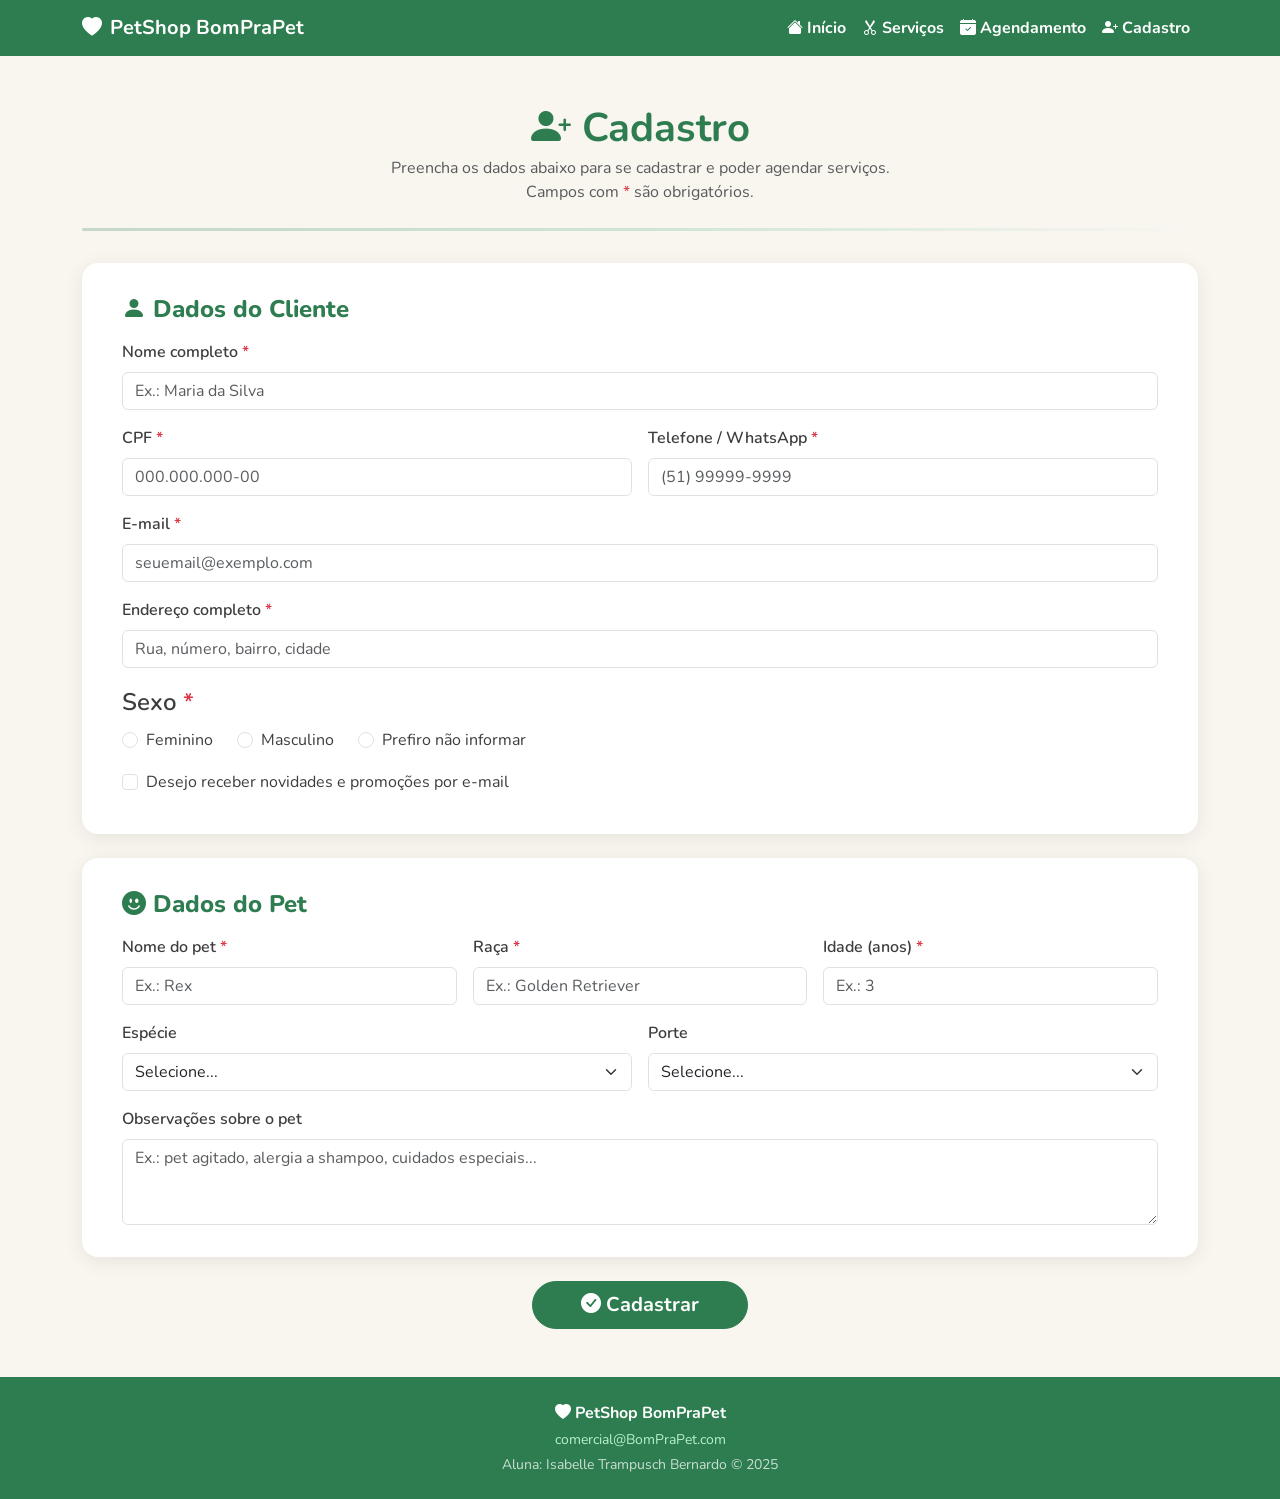
<file: html/cadastro.html>
<!DOCTYPE html>
<html lang="pt-br">
<!--
  html/cadastro.html – BomPraPet PetShop | Fase 2
  Autor: Isabelle Trampusch Bernardo
  Descrição: Formulário de cadastro do cliente e do pet.
             Elementos: input, checkbox, number, email, radio button,
             placeholder, campos obrigatórios (Aula 6).
             Validação via script.js (Aula 9).
             Acessibilidade: labels, aria-required, aria-describedby (Aula 10).
-->
<head>
  <meta charset="UTF-8">
  <meta name="viewport" content="width=device-width, initial-scale=1.0">
  <title>Cadastro – BomPraPet</title>
  <link rel="stylesheet" href="../assets/css/bootstrap/bootstrap.min.css">
  <link rel="stylesheet" href="../assets/css/bootstrap/bootstrap-icons.min.css">
  <link rel="stylesheet" href="../assets/css/nunito.css">
  <link rel="stylesheet" href="../assets/css/estilo.css">
</head>

<body>

  <!-- NAVBAR -->
  <nav class="navbar navbar-expand-lg navbar-bomprapet"
       role="navigation" aria-label="Menu principal">
    <div class="container">
      <a class="navbar-brand d-flex align-items-center gap-2" href="index.html">
        <i class="bi bi-heart-fill" aria-hidden="true"></i>
        PetShop BomPraPet
      </a>
      <button class="navbar-toggler" type="button"
              data-bs-toggle="collapse" data-bs-target="#menuNavbar"
              aria-controls="menuNavbar" aria-expanded="false"
              aria-label="Abrir ou fechar menu de navegação">
        <span class="navbar-toggler-icon"></span>
      </button>
      <div class="collapse navbar-collapse" id="menuNavbar">
        <ul class="navbar-nav ms-auto">
          <li class="nav-item">
            <a class="nav-link" href="index.html">
              <i class="bi bi-house-fill" aria-hidden="true"></i> Início
            </a>
          </li>
          <li class="nav-item">
            <a class="nav-link" href="servicos.html">
              <i class="bi bi-scissors" aria-hidden="true"></i> Serviços
            </a>
          </li>
          <li class="nav-item">
            <a class="nav-link" href="agendamento.html">
              <i class="bi bi-calendar-check-fill" aria-hidden="true"></i> Agendamento
            </a>
          </li>
          <li class="nav-item">
            <a class="nav-link active" aria-current="page" href="cadastro.html">
              <i class="bi bi-person-plus-fill" aria-hidden="true"></i> Cadastro
            </a>
          </li>
        </ul>
      </div>
    </div>
  </nav>


  <!-- CONTEÚDO PRINCIPAL -->
  <main id="conteudo-principal" tabindex="-1" class="container my-5">

    <h1 class="fw-bold text-center mb-1" style="color:var(--verde-petshop)">
      <i class="bi bi-person-plus-fill" aria-hidden="true"></i> Cadastro
    </h1>
    <p class="text-center text-muted mb-4">
      Preencha os dados abaixo para se cadastrar e poder agendar serviços.<br>
      Campos com <span class="text-danger" aria-hidden="true">*</span>
      <span class="visually-hidden">asterisco</span> são obrigatórios.
    </p>
    <hr class="divisor-verde">


    <!-- =================================================
         FORMULÁRIO DE CADASTRO
    ================================================= -->
    <form id="form-cadastro" novalidate aria-label="Formulário de cadastro do cliente e do pet">


      <!-- -----------------------------------------------
           SEÇÃO 1 – DADOS DO CLIENTE
      ----------------------------------------------- -->
      <div class="secao-formulario mb-4">
        <h2 class="h4 mb-3">
          <i class="bi bi-person-fill" aria-hidden="true"></i> Dados do Cliente
        </h2>

        <!-- Nome completo – input type="text" com placeholder e required -->
        <div class="mb-3">
          <label for="cliente-nome" class="form-label">
            Nome completo <span class="text-danger" aria-hidden="true">*</span>
          </label>
          <input type="text" id="cliente-nome" name="cliente-nome"
                 class="form-control"
                 placeholder="Ex.: Maria da Silva"
                 required aria-required="true"
                 maxlength="100"
                 aria-describedby="nome-feedback">
          <div id="nome-feedback" class="invalid-feedback">
            Por favor, informe seu nome completo.
          </div>
        </div>

        <!-- CPF e Telefone lado a lado -->
        <div class="row g-3 mb-3">
          <div class="col-md-6">
            <!-- CPF – máscara aplicada via JavaScript -->
            <label for="cliente-cpf" class="form-label">
              CPF <span class="text-danger" aria-hidden="true">*</span>
            </label>
            <input type="text" id="cliente-cpf" name="cliente-cpf"
                   class="form-control"
                   placeholder="000.000.000-00"
                   required aria-required="true"
                   maxlength="14" inputmode="numeric"
                   aria-describedby="cpf-feedback">
            <div id="cpf-feedback" class="invalid-feedback">
              Informe um CPF válido.
            </div>
          </div>
          <div class="col-md-6">
            <!-- Telefone – input type="tel" com máscara via JavaScript -->
            <label for="cliente-telefone" class="form-label">
              Telefone / WhatsApp <span class="text-danger" aria-hidden="true">*</span>
            </label>
            <input type="tel" id="cliente-telefone" name="cliente-telefone"
                   class="form-control"
                   placeholder="(51) 99999-9999"
                   required aria-required="true"
                   maxlength="15"
                   aria-describedby="tel-feedback">
            <div id="tel-feedback" class="invalid-feedback">
              Informe um telefone válido.
            </div>
          </div>
        </div>

        <!-- E-mail – input type="email" -->
        <div class="mb-3">
          <label for="cliente-email" class="form-label">
            E-mail <span class="text-danger" aria-hidden="true">*</span>
          </label>
          <input type="email" id="cliente-email" name="cliente-email"
                 class="form-control"
                 placeholder="seuemail@exemplo.com"
                 required aria-required="true"
                 aria-describedby="email-feedback">
          <div id="email-feedback" class="invalid-feedback">
            Informe um e-mail válido.
          </div>
        </div>

        <!-- Endereço -->
        <div class="mb-3">
          <label for="cliente-endereco" class="form-label">
            Endereço completo <span class="text-danger" aria-hidden="true">*</span>
          </label>
          <input type="text" id="cliente-endereco" name="cliente-endereco"
                 class="form-control"
                 placeholder="Rua, número, bairro, cidade"
                 required aria-required="true"
                 aria-describedby="end-feedback">
          <div id="end-feedback" class="invalid-feedback">
            Informe seu endereço.
          </div>
        </div>

        <!-- Sexo – radio button -->
        <fieldset class="mb-3">
          <legend class="form-label">
            Sexo <span class="text-danger" aria-hidden="true">*</span>
          </legend>
          <div class="d-flex flex-wrap gap-4">
            <div class="form-check">
              <input class="form-check-input" type="radio"
                     name="cliente-sexo" id="sexo-feminino"
                     value="F" required aria-required="true">
              <label class="form-check-label" for="sexo-feminino">Feminino</label>
            </div>
            <div class="form-check">
              <input class="form-check-input" type="radio"
                     name="cliente-sexo" id="sexo-masculino" value="M">
              <label class="form-check-label" for="sexo-masculino">Masculino</label>
            </div>
            <div class="form-check">
              <input class="form-check-input" type="radio"
                     name="cliente-sexo" id="sexo-outro" value="O">
              <label class="form-check-label" for="sexo-outro">Prefiro não informar</label>
            </div>
          </div>
          <div id="sexo-feedback" class="text-danger small mt-1" style="display:none">
            Por favor, selecione uma opção.
          </div>
        </fieldset>

        <!-- Checkbox – receber novidades -->
        <div class="form-check mb-2">
          <input class="form-check-input" type="checkbox"
                 id="cliente-newsletter" name="cliente-newsletter" value="sim">
          <label class="form-check-label" for="cliente-newsletter">
            Desejo receber novidades e promoções por e-mail
          </label>
        </div>

      </div><!-- /dados do cliente -->


      <!-- -----------------------------------------------
           SEÇÃO 2 – DADOS DO PET
      ----------------------------------------------- -->
      <div class="secao-formulario mb-4">
        <h2 class="h4 mb-3">
          <i class="bi bi-emoji-smile-fill" aria-hidden="true"></i> Dados do Pet
        </h2>

        <div class="row g-3">

          <!-- Nome do pet -->
          <div class="col-md-4">
            <label for="pet-nome" class="form-label">
              Nome do pet <span class="text-danger" aria-hidden="true">*</span>
            </label>
            <input type="text" id="pet-nome" name="pet-nome"
                   class="form-control"
                   placeholder="Ex.: Rex"
                   required aria-required="true">
            <div class="invalid-feedback">Informe o nome do pet.</div>
          </div>

          <!-- Raça -->
          <div class="col-md-4">
            <label for="pet-raca" class="form-label">
              Raça <span class="text-danger" aria-hidden="true">*</span>
            </label>
            <input type="text" id="pet-raca" name="pet-raca"
                   class="form-control"
                   placeholder="Ex.: Golden Retriever"
                   required aria-required="true">
            <div class="invalid-feedback">Informe a raça.</div>
          </div>

          <!-- Idade – input type="number" -->
          <div class="col-md-4">
            <label for="pet-idade" class="form-label">
              Idade (anos) <span class="text-danger" aria-hidden="true">*</span>
            </label>
            <input type="number" id="pet-idade" name="pet-idade"
                   class="form-control"
                   placeholder="Ex.: 3"
                   min="0" max="30"
                   required aria-required="true">
            <div class="invalid-feedback">Informe a idade do pet.</div>
          </div>

          <!-- Espécie – select -->
          <div class="col-md-6">
            <label for="pet-especie" class="form-label">Espécie</label>
            <select id="pet-especie" name="pet-especie" class="form-select">
              <option value="" disabled selected>Selecione...</option>
              <option value="cao">Cão</option>
              <option value="gato">Gato</option>
              <option value="outro">Outro</option>
            </select>
          </div>

          <!-- Porte – select -->
          <div class="col-md-6">
            <label for="pet-porte" class="form-label">Porte</label>
            <select id="pet-porte" name="pet-porte" class="form-select">
              <option value="" disabled selected>Selecione...</option>
              <option value="pequeno">Pequeno (até 10 kg)</option>
              <option value="medio">Médio (10–25 kg)</option>
              <option value="grande">Grande (acima de 25 kg)</option>
            </select>
          </div>

          <!-- Observações – textarea -->
          <div class="col-12">
            <label for="pet-obs" class="form-label">Observações sobre o pet</label>
            <textarea id="pet-obs" name="pet-obs"
                      class="form-control" rows="3"
                      placeholder="Ex.: pet agitado, alergia a shampoo, cuidados especiais..."
                      maxlength="300"></textarea>
          </div>

        </div>
      </div><!-- /dados do pet -->


      <!-- BOTÃO ENVIAR -->
      <div class="text-center mt-4">
        <button type="submit" class="btn btn-agendar px-5 py-2 fs-5"
                aria-label="Confirmar cadastro">
          <i class="bi bi-check-circle-fill" aria-hidden="true"></i>
          Cadastrar
        </button>
      </div>

    </form>

  </main>


  <!-- Toast de confirmação (Bootstrap – aparece após cadastro válido) -->
  <div id="toast-confirmacao"
       class="toast align-items-center text-bg-success border-0"
       role="status" aria-live="polite" aria-atomic="true">
    <div class="d-flex">
      <div class="toast-body">
        <i class="bi bi-check-circle-fill" aria-hidden="true"></i>
        <strong>Cadastro realizado com sucesso!</strong><br>
        Em breve entraremos em contato.
      </div>
      <button type="button" class="btn-close btn-close-white me-2 m-auto"
              data-bs-dismiss="toast" aria-label="Fechar notificação"></button>
    </div>
  </div>


  <!-- RODAPÉ -->
  <footer class="py-4 mt-4">
    <div class="container text-center">
      <p class="mb-1">
        <i class="bi bi-heart-fill" aria-hidden="true"></i>
        <strong>PetShop BomPraPet</strong>
      </p>
      <p class="mb-1 small">
        <a href="mailto:comercial@BomPraPet.com">comercial@BomPraPet.com</a>
      </p>
      <p class="mb-0 small opacity-75">Aluna: Isabelle Trampusch Bernardo &copy; 2025</p>
    </div>
  </footer>

  <script src="../js/bootstrap.bundle.min.js"></script>
  <script src="../js/script.js" defer></script>

</body>
</html>
</file>
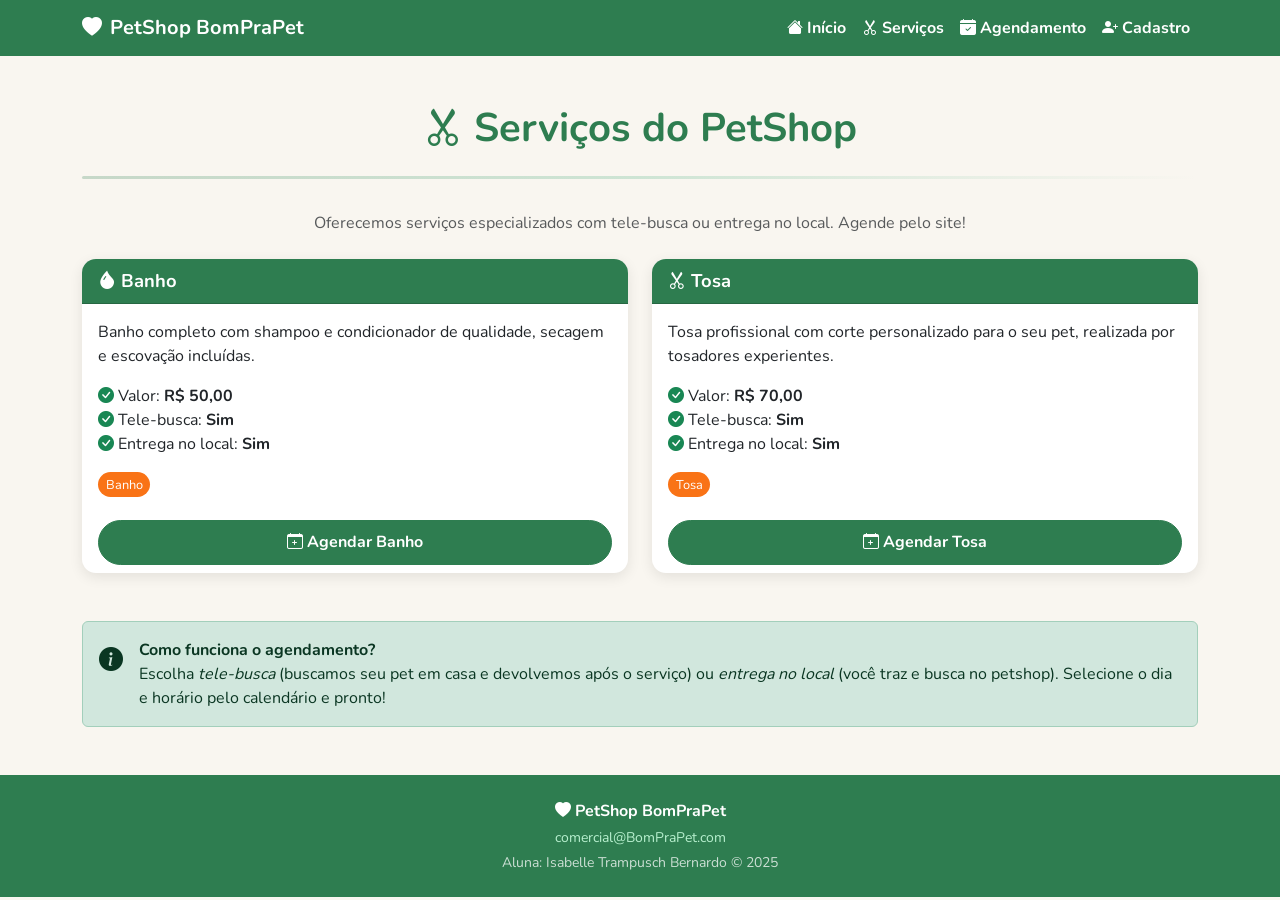
<file: html/servicos.html>
<!DOCTYPE html>
<html lang="pt-br">
<!--
  html/servicos.html – BomPraPet PetShop | Fase 2
  Autor: Isabelle Trampusch Bernardo
  Base: código original da Fase 1 (servicos.html)
  Fase 2: Bootstrap, cards e link para agendamento
-->
<head>
  <meta charset="UTF-8">
  <meta name="viewport" content="width=device-width, initial-scale=1.0">
  <title>Serviços – BomPraPet</title>
  <link rel="stylesheet" href="../assets/css/bootstrap/bootstrap.min.css">
  <link rel="stylesheet" href="../assets/css/bootstrap/bootstrap-icons.min.css">
  <link rel="stylesheet" href="../assets/css/nunito.css">
  <link rel="stylesheet" href="../assets/css/estilo.css">
</head>

<body>

  <!-- NAVBAR -->
  <nav class="navbar navbar-expand-lg navbar-bomprapet"
       role="navigation" aria-label="Menu principal">
    <div class="container">
      <a class="navbar-brand d-flex align-items-center gap-2" href="index.html">
        <i class="bi bi-heart-fill" aria-hidden="true"></i>
        PetShop BomPraPet
      </a>
      <button class="navbar-toggler" type="button"
              data-bs-toggle="collapse" data-bs-target="#menuNavbar"
              aria-controls="menuNavbar" aria-expanded="false"
              aria-label="Abrir ou fechar menu de navegação">
        <span class="navbar-toggler-icon"></span>
      </button>
      <div class="collapse navbar-collapse" id="menuNavbar">
        <ul class="navbar-nav ms-auto">
          <li class="nav-item">
            <a class="nav-link" href="index.html">
              <i class="bi bi-house-fill" aria-hidden="true"></i> Início
            </a>
          </li>
          <li class="nav-item">
            <a class="nav-link active" aria-current="page" href="servicos.html">
              <i class="bi bi-scissors" aria-hidden="true"></i> Serviços
            </a>
          </li>
          <li class="nav-item">
            <a class="nav-link" href="agendamento.html">
              <i class="bi bi-calendar-check-fill" aria-hidden="true"></i> Agendamento
            </a>
          </li>
          <li class="nav-item">
            <a class="nav-link" href="cadastro.html">
              <i class="bi bi-person-plus-fill" aria-hidden="true"></i> Cadastro
            </a>
          </li>
        </ul>
      </div>
    </div>
  </nav>


  <!-- CONTEÚDO PRINCIPAL -->
  <main id="conteudo-principal" tabindex="-1" class="container my-5">

    <h1 class="fw-bold text-center mb-1" style="color:var(--verde-petshop)">
      <i class="bi bi-scissors" aria-hidden="true"></i> Serviços do PetShop
    </h1>
    <hr class="divisor-verde">
    <p class="text-center text-muted mb-4">
      Oferecemos serviços especializados com tele-busca ou entrega no local.
      Agende pelo site!
    </p>


    <!-- Cards de serviços (Fase 2 – Bootstrap) -->
    <div class="row row-cols-1 row-cols-md-2 g-4 mb-5">


      <!-- Banho -->
      <div class="col">
        <div class="card card-servico h-100" role="article" aria-label="Serviço de Banho">
          <div class="card-header">
            <i class="bi bi-droplet-fill" aria-hidden="true"></i> Banho
          </div>
          <div class="card-body">
            <p class="card-text">
              Banho completo com shampoo e condicionador de qualidade,
              secagem e escovação incluídas.
            </p>
            <ul class="list-unstyled">
              <li>
                <i class="bi bi-check-circle-fill text-success" aria-hidden="true"></i>
                Valor: <strong>R$ 50,00</strong>
              </li>
              <li>
                <i class="bi bi-check-circle-fill text-success" aria-hidden="true"></i>
                Tele-busca: <strong>Sim</strong>
              </li>
              <li>
                <i class="bi bi-check-circle-fill text-success" aria-hidden="true"></i>
                Entrega no local: <strong>Sim</strong>
              </li>
            </ul>
            <span class="badge-servico">Banho</span>
          </div>
          <div class="card-footer bg-transparent border-0">
            <a href="agendamento.html?servico=banho" class="btn btn-agendar w-100"
               aria-label="Agendar serviço de Banho">
              <i class="bi bi-calendar-plus" aria-hidden="true"></i> Agendar Banho
            </a>
          </div>
        </div>
      </div>


      <!-- Tosa -->
      <div class="col">
        <div class="card card-servico h-100" role="article" aria-label="Serviço de Tosa">
          <div class="card-header">
            <i class="bi bi-scissors" aria-hidden="true"></i> Tosa
          </div>
          <div class="card-body">
            <p class="card-text">
              Tosa profissional com corte personalizado para o seu pet,
              realizada por tosadores experientes.
            </p>
            <ul class="list-unstyled">
              <li>
                <i class="bi bi-check-circle-fill text-success" aria-hidden="true"></i>
                Valor: <strong>R$ 70,00</strong>
              </li>
              <li>
                <i class="bi bi-check-circle-fill text-success" aria-hidden="true"></i>
                Tele-busca: <strong>Sim</strong>
              </li>
              <li>
                <i class="bi bi-check-circle-fill text-success" aria-hidden="true"></i>
                Entrega no local: <strong>Sim</strong>
              </li>
            </ul>
            <span class="badge-servico">Tosa</span>
          </div>
          <div class="card-footer bg-transparent border-0">
            <a href="agendamento.html?servico=tosa" class="btn btn-agendar w-100"
               aria-label="Agendar serviço de Tosa">
              <i class="bi bi-calendar-plus" aria-hidden="true"></i> Agendar Tosa
            </a>
          </div>
        </div>
      </div>


    </div>


    <!-- Aviso sobre agendamento -->
    <div class="alert alert-success d-flex align-items-start gap-3" role="alert">
      <i class="bi bi-info-circle-fill fs-4 mt-1" aria-hidden="true"></i>
      <div>
        <strong>Como funciona o agendamento?</strong><br>
        Escolha <em>tele-busca</em> (buscamos seu pet em casa e devolvemos após o serviço)
        ou <em>entrega no local</em> (você traz e busca no petshop).
        Selecione o dia e horário pelo calendário e pronto!
      </div>
    </div>

  </main>


  <!-- RODAPÉ -->
  <footer class="py-4 mt-4">
    <div class="container text-center">
      <p class="mb-1">
        <i class="bi bi-heart-fill" aria-hidden="true"></i>
        <strong>PetShop BomPraPet</strong>
      </p>
      <p class="mb-1 small">
        <a href="mailto:comercial@BomPraPet.com">comercial@BomPraPet.com</a>
      </p>
      <p class="mb-0 small opacity-75">Aluna: Isabelle Trampusch Bernardo &copy; 2025</p>
    </div>
  </footer>

  <script src="../js/bootstrap.bundle.min.js"></script>
  <script src="../js/script.js" defer></script>

</body>
</html>
</file>
<file: assets/css/nunito.css>
/* ============================================================
   nunito.css – Fonte Nunito carregada localmente
   Arquivos .woff2 em assets/sans/
   ============================================================ */
@font-face {
  font-family: 'Nunito';
  src: url('../sans/nunito-latin-400-normal.woff2') format('woff2');
  font-weight: 400; font-style: normal; font-display: swap;
}
@font-face {
  font-family: 'Nunito';
  src: url('../sans/nunito-latin-600-normal.woff2') format('woff2');
  font-weight: 600; font-style: normal; font-display: swap;
}
@font-face {
  font-family: 'Nunito';
  src: url('../sans/nunito-latin-700-normal.woff2') format('woff2');
  font-weight: 700; font-style: normal; font-display: swap;
}
@font-face {
  font-family: 'Nunito';
  src: url('../sans/nunito-latin-800-normal.woff2') format('woff2');
  font-weight: 800; font-style: normal; font-display: swap;
}
</file>
<file: assets/css/estilo.css>
/* ============================================================
   estilo.css – BomPraPet PetShop | Fase 2
   Autor: Isabelle Trampusch Bernardo
   Descrição: Estilos personalizados que complementam o Bootstrap
   ============================================================ */

/* ---------- Variáveis de cor ---------- */
:root {
  --verde-petshop: #2e7d50;
  --verde-claro:   #4caf80;
  --laranja-pet:   #f97316;
  --bege-fundo:    #f9f6f0;
  --cinza-texto:   #3d3d3d;
  --branco:        #ffffff;
}

/* ---------- Base ---------- */
body {
  font-family: 'Nunito', sans-serif;
  background-color: var(--bege-fundo);
  color: var(--cinza-texto);
}

/* ---------- Navbar ---------- */
.navbar-bomprapet {
  background-color: var(--verde-petshop);
}
.navbar-bomprapet .navbar-brand,
.navbar-bomprapet .nav-link {
  color: var(--branco) !important;
  font-weight: 700;
}
.navbar-bomprapet .nav-link:hover {
  color: var(--laranja-pet) !important;
}

/* ---------- Carrossel ---------- */
#carrosselPrincipal .carousel-item {
  height: 420px;
  background-color: #cde8d6;
}
#carrosselPrincipal .carousel-item img {
  object-fit: cover;
  height: 420px;
  width: 100%;
  filter: brightness(0.82);
}
.carousel-caption h2 {
  font-size: 2rem;
  font-weight: 800;
  text-shadow: 1px 2px 6px rgba(0,0,0,0.55);
}
.carousel-caption p {
  font-size: 1.1rem;
  text-shadow: 1px 1px 4px rgba(0,0,0,0.5);
}

/* ---------- Relógio ---------- */
#relogio-container {
  background-color: var(--verde-petshop);
  color: var(--branco);
  padding: 0.6rem 1.2rem;
  border-radius: 8px;
  font-size: 1.05rem;
  display: inline-block;
  font-weight: 600;
  letter-spacing: 0.05em;
}

/* ---------- Cards de serviços ---------- */
.card-servico {
  border: none;
  border-radius: 14px;
  box-shadow: 0 4px 14px rgba(0,0,0,0.09);
}
.card-servico .card-header {
  background-color: var(--verde-petshop);
  color: var(--branco);
  font-weight: 700;
  font-size: 1.15rem;
  border-radius: 14px 14px 0 0 !important;
}
.badge-servico {
  background-color: var(--laranja-pet);
  color: #fff;
  font-size: 0.8rem;
  padding: 0.3em 0.6em;
  border-radius: 20px;
}

/* ---------- Cards de produtos ---------- */
.card-produto {
  border: none;
  border-radius: 12px;
  box-shadow: 0 3px 10px rgba(0,0,0,0.08);
}
.card-produto img {
  border-radius: 12px 12px 0 0;
  height: 180px;
  object-fit: cover;
}

/* ---------- Formulários ---------- */
.secao-formulario {
  background: var(--branco);
  border-radius: 16px;
  padding: 2rem 2.5rem;
  box-shadow: 0 4px 20px rgba(0,0,0,0.08);
}
.secao-formulario h2,
.secao-formulario h3 { color: var(--verde-petshop); font-weight: 800; }
.form-label { font-weight: 600; color: var(--cinza-texto); }

/* ---------- Botão principal ---------- */
.btn-agendar {
  background-color: var(--verde-petshop);
  border-color: var(--verde-petshop);
  color: var(--branco);
  font-weight: 700;
  padding: 0.6rem 2rem;
  border-radius: 30px;
  transition: background-color 0.2s ease;
}
.btn-agendar:hover {
  background-color: var(--verde-claro);
  border-color: var(--verde-claro);
  color: var(--branco);
}

/* ---------- Divisor ---------- */
.divisor-verde {
  border: none;
  height: 3px;
  background: linear-gradient(to right, var(--verde-petshop), var(--verde-claro), transparent);
  margin: 1.5rem 0 2rem;
  border-radius: 3px;
}

/* ---------- Rodapé ---------- */
footer { background-color: var(--verde-petshop); color: var(--branco); }
footer a { color: #b8f0cf; text-decoration: none; }
footer a:hover { color: var(--laranja-pet); }

/* ---------- Toast ---------- */
#toast-confirmacao {
  position: fixed;
  bottom: 1.5rem;
  right: 1.5rem;
  z-index: 9999;
  min-width: 280px;
}

/* ---------- Acessibilidade: foco visível ---------- */
a:focus-visible,
button:focus-visible,
input:focus-visible,
select:focus-visible,
textarea:focus-visible {
  outline: 3px solid var(--laranja-pet);
  outline-offset: 3px;
}

/* ---------- Responsividade ---------- */
@media (max-width: 576px) {
  .carousel-caption h2 { font-size: 1.3rem; }
  .secao-formulario    { padding: 1.2rem 1rem; }
}
</file>
